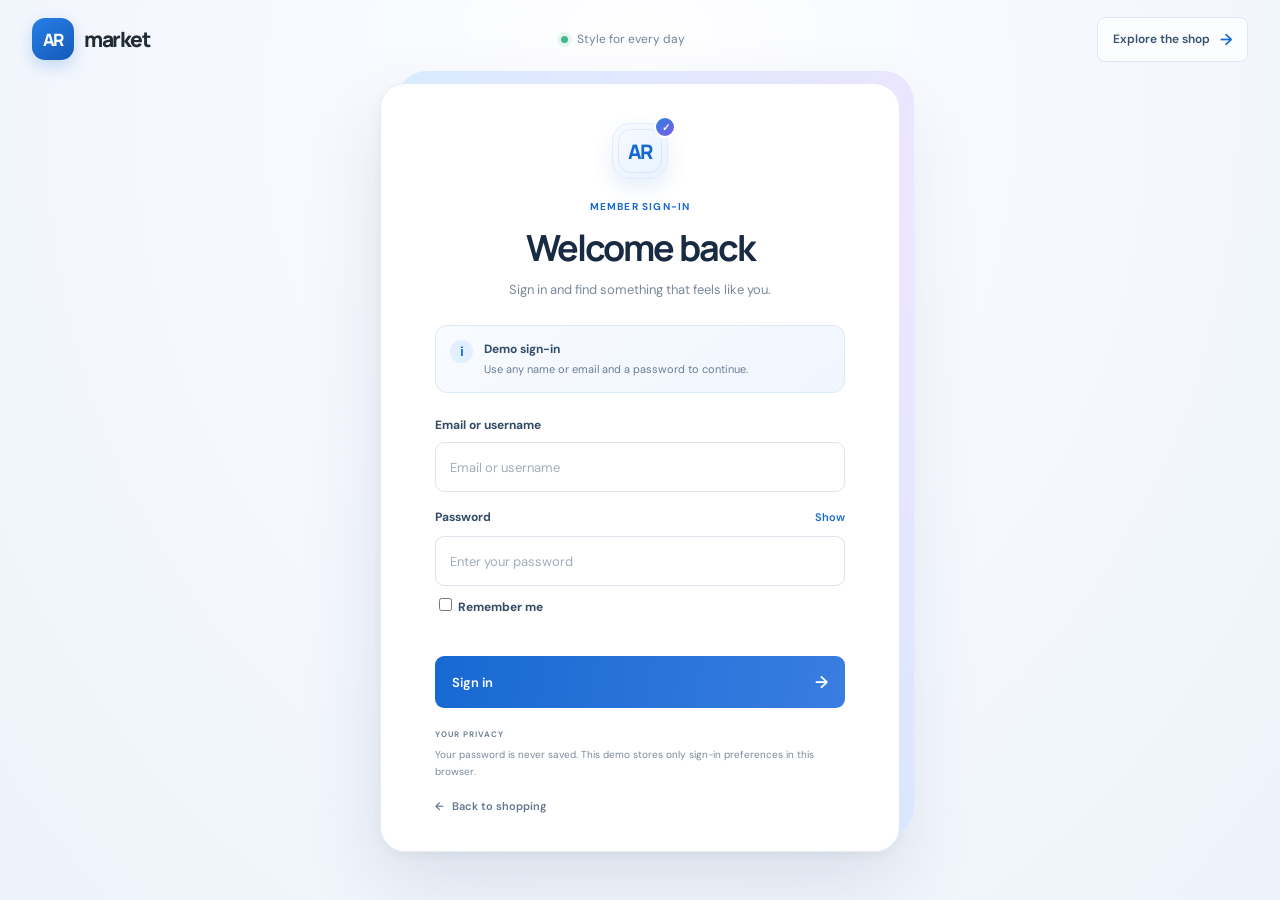
<file: index.html>
<!doctype html>
<html lang="en">
  <head>
    <meta charset="utf-8">
    <meta name="viewport" content="width=device-width, initial-scale=1">
    <meta name="theme-color" content="#090d18">
    <meta name="description" content="Shop shirts, trousers, watches, shoes, bags and everyday accessories at AR Market.">
    <title>AR Market — Style for every day</title>
    <script src="auth-guard.js"></script>
    <link rel="preconnect" href="https://images.unsplash.com">
    <link rel="stylesheet" href="styles.css">
    <script src="script.js" defer></script>
  </head>
  <body class="home-page">
    <div class="home-background" aria-hidden="true">
      <div class="home-ambient-light"></div>
      <div class="home-particles">
        <i></i><i></i><i></i><i></i><i></i><i></i><i></i><i></i><i></i>
      </div>
    </div>
    <div class="top-strip"><span>Style for every day</span><span>Easy finds · Thoughtful details · Your kind of look</span></div>
    <header class="site-header">
      <a class="brand" href="#home" aria-label="AR Market home"><span class="brand-mark">AR</span><span class="brand-label">market</span></a>
      <nav class="primary-navigation" aria-label="Main navigation">
        <a href="#home">Home</a>
        <a href="#shop">Shop</a>
        <a href="#categories">Categories</a>
      </nav>
      <form class="search-bar" id="search-form" role="search">
        <svg viewBox="0 0 24 24" aria-hidden="true"><circle cx="10.8" cy="10.8" r="6.8"></circle><path d="m16 16 4.5 4.5"></path></svg>
        <input id="global-search" type="search" placeholder="Search shirts, watches, bags and more" autocomplete="off" aria-label="Search products">
        <button type="submit">Search</button>
        <div class="suggestions" id="suggestions" hidden></div>
      </form>
      <div class="header-actions">
        <button class="wishlist-open" id="wishlist-open" type="button" aria-label="Show wishlist"><span class="header-icon" aria-hidden="true"><svg viewBox="0 0 24 24"><path d="M20.8 8.7c0 5.2-8.8 10.1-8.8 10.1S3.2 13.9 3.2 8.7A4.7 4.7 0 0 1 12 6.4a4.7 4.7 0 0 1 8.8 2.3Z"></path></svg></span><span>Wishlist</span><b id="wishlist-count">0</b></button>
        <a class="orders-button" href="orders.html" aria-label="View my orders">Orders</a>
        <button class="account-button" id="account-button" type="button">Sign in</button>
        <button class="cart-button" id="cart-open" type="button" aria-label="Open shopping cart"><span class="header-icon" aria-hidden="true"><svg viewBox="0 0 24 24"><path d="M3 4h2l2.1 11.1a2 2 0 0 0 2 1.6h8.2a2 2 0 0 0 1.9-1.4L21 8H6"></path><circle cx="10" cy="20" r="1"></circle><circle cx="18" cy="20" r="1"></circle></svg></span><span class="cart-button-label">Cart</span><b class="cart-count" aria-live="polite">0</b></button>
      </div>
    </header>

    <nav class="category-nav" aria-label="Shop departments">
      <div class="category-nav-inner">
        <span class="category-nav-label">Explore</span>
        <button class="nav-tab is-active" data-category="All" type="button">All styles</button>
        <button class="nav-tab" data-category="Shirts" type="button">Shirts & tops</button>
        <button class="nav-tab" data-category="Pants" type="button">Pants & jeans</button>
        <button class="nav-tab" data-category="Watches" type="button">Watches</button>
        <button class="nav-tab" data-category="Shoes" type="button">Shoes</button>
        <button class="nav-tab" data-category="Bags" type="button">Bags</button>
        <button class="nav-tab" data-category="Accessories" type="button">Accessories</button>
      </div>
    </nav>

    <main id="home">
      <section class="hero">
        <div class="hero-copy">
          <span class="hero-kicker">THE EVERYDAY STYLE EDIT</span>
          <h1>Where Everyday<br>Style Meets<br><em>Extraordinary.</em></h1>
          <p>Easy layers, dependable favourites and the little details that pull it all together.</p>
          <button class="primary-button" id="shop-now" type="button">Shop the collection <span>→</span></button>
          <a class="hero-secondary-link" href="#categories">Explore categories <span aria-hidden="true">↘</span></a>
          <div class="hero-perks"><span>✓ Clothing</span><span>✓ Watches</span><span>✓ Bags & accessories</span></div>
        </div>
        <div class="hero-art">
          <img src="assets/home-hero-couple.jpg" alt="A couple wearing neutral-toned outfits in a sunlit fashion studio">
          <div class="hero-note"><span>AR STYLE NOTES</span><strong>Elevate Your<br>Everyday.</strong><small>Pieces for your everyday.</small></div>
          <span class="hero-sticker" aria-hidden="true">MADE<br>TO MOVE</span>
        </div>
      </section>

      <section class="editorial-strip content-wrap" aria-label="Curated shopping edits">
        <button class="editorial-card editorial-card-main" data-category="Shirts" type="button">
          <span class="editorial-index">01</span>
          <span class="editorial-copy"><small>THE WEEKDAY EDIT</small><strong>Easy pieces,<br>serious style.</strong><em>Explore shirts <span>→</span></em></span>
        </button>
        <button class="editorial-card" data-category="Watches" type="button">
          <span class="editorial-index">02</span>
          <span class="editorial-copy"><small>ON THE CLOCK</small><strong>Time, dressed well.</strong><em>Shop watches <span>→</span></em></span>
          <img src="https://images.unsplash.com/photo-1524592094714-0f0654e20314?auto=format&fit=crop&w=700&q=82" alt="" aria-hidden="true" loading="lazy">
        </button>
        <button class="editorial-card" data-category="Accessories" type="button">
          <span class="editorial-index">03</span>
          <span class="editorial-copy"><small>THE FINISHING TOUCH</small><strong>Details change<br>everything.</strong><em>View accessories <span>→</span></em></span>
        </button>
      </section>

      <section class="content-wrap category-section" id="categories" aria-labelledby="category-title">
        <div class="category-section-heading"><div><span class="section-kicker">FIND YOUR NEXT FAVOURITE</span><h2 id="category-title">Shop by category<span>.</span></h2></div><a href="#shop">Browse everything <span aria-hidden="true">→</span></a></div>
        <div class="category-shortcuts">
          <button class="shortcut" data-category="Shirts" type="button"><span class="shortcut-copy"><span class="shortcut-icon icon-shirt">▤</span><strong>Shirts & tops</strong><small>Easy everyday layers</small><span class="shortcut-arrow" aria-hidden="true">↗</span></span><img class="shortcut-image" src="https://images.unsplash.com/photo-1521572163474-6864f9cf17ab?auto=format&fit=crop&w=500&q=80" alt="" aria-hidden="true" loading="lazy"></button>
          <button class="shortcut" data-category="Pants" type="button"><span class="shortcut-copy"><span class="shortcut-icon icon-pants">▥</span><strong>Pants & jeans</strong><small>Find your fit</small><span class="shortcut-arrow" aria-hidden="true">↗</span></span><img class="shortcut-image" src="https://images.unsplash.com/photo-1473966968600-fa801b869a1a?auto=format&fit=crop&w=500&q=80" alt="" aria-hidden="true" loading="lazy"></button>
          <button class="shortcut" data-category="Watches" type="button"><span class="shortcut-copy"><span class="shortcut-icon icon-watch">◷</span><strong>Watches</strong><small>Time, well spent</small><span class="shortcut-arrow" aria-hidden="true">↗</span></span><img class="shortcut-image" src="https://images.unsplash.com/photo-1523275335684-37898b6baf30?auto=format&fit=crop&w=500&q=80" alt="" aria-hidden="true" loading="lazy"></button>
          <button class="shortcut" data-category="Shoes" type="button"><span class="shortcut-copy"><span class="shortcut-icon icon-shoes">⌁</span><strong>Shoes</strong><small>Made for going places</small><span class="shortcut-arrow" aria-hidden="true">↗</span></span><img class="shortcut-image" src="https://images.unsplash.com/photo-1525966222134-fcfa99b8ae77?auto=format&fit=crop&w=500&q=80" alt="" aria-hidden="true" loading="lazy"></button>
          <button class="shortcut" data-category="Bags" type="button"><span class="shortcut-copy"><span class="shortcut-icon icon-bag">▱</span><strong>Bags</strong><small>Carry your day</small><span class="shortcut-arrow" aria-hidden="true">↗</span></span><img class="shortcut-image" src="https://images.unsplash.com/photo-1548036328-c9fa89d128fa?auto=format&fit=crop&w=500&q=80" alt="" aria-hidden="true" loading="lazy"></button>
          <button class="shortcut" data-category="Accessories" type="button"><span class="shortcut-copy"><span class="shortcut-icon icon-accessories">◇</span><strong>Accessories</strong><small>Little finishing touches</small><span class="shortcut-arrow" aria-hidden="true">↗</span></span><img class="shortcut-image" src="https://images.unsplash.com/photo-1511499767150-a48a237f0083?auto=format&fit=crop&w=500&q=80" alt="" aria-hidden="true" loading="lazy"></button>
        </div>
      </section>

      <section class="content-wrap product-section" id="shop">
        <div class="section-title">
          <div><span class="section-kicker">GOOD PICKS, RIGHT NOW</span><h2 id="listing-title">Shop the collection<span>.</span></h2><p class="section-subtitle" id="listing-subtitle">Clothing, watches and accessories chosen for everyday wear.</p></div>
          <span class="items-count" id="items-count"></span>
        </div>
        <div class="filter-row">
          <button class="mobile-filter-toggle" id="mobile-filter-toggle" type="button" aria-controls="filters" aria-expanded="false">Filter categories <span aria-hidden="true">⌄</span></button>
          <div class="filter-chips" id="filters">
            <button class="filter-chip is-selected" data-category="All" type="button">All products</button>
            <button class="filter-chip" data-category="Shirts" type="button">Shirts</button>
            <button class="filter-chip" data-category="Pants" type="button">Pants</button>
            <button class="filter-chip" data-category="Watches" type="button">Watches</button>
            <button class="filter-chip" data-category="Shoes" type="button">Shoes</button>
            <button class="filter-chip" data-category="Bags" type="button">Bags</button>
            <button class="filter-chip" data-category="Accessories" type="button">Accessories</button>
            <button class="filter-chip" data-category="Wishlist" type="button">♡ Wishlist</button>
          </div>
          <label class="sort-control">Sort by
            <select id="sort-products" aria-label="Sort products"><option value="popular">Most popular</option><option value="recommended">Recommended</option><option value="price-low">Price: low to high</option><option value="price-high">Price: high to low</option><option value="rating">Top rated</option><option value="discount">Best discount</option></select>
          </label>
        </div>
        <div class="product-grid" id="product-grid" aria-live="polite"></div>
        <div class="empty-state" id="empty-state" hidden>
          <span class="empty-state-mark" aria-hidden="true">⌕</span>
          <h3>No pieces found</h3>
          <p>Try a different search or explore the full collection.</p>
          <button class="empty-state-reset" id="empty-state-reset" type="button">View all products</button>
        </div>
      </section>

      <section class="style-banner content-wrap">
        <div><span class="section-kicker">THE LITTLE THINGS MAKE THE LOOK</span><h2>Finish it<br><em>your way.</em></h2><p>Watches, bags, belts and everyday extras—find the detail that feels like you.</p><button class="light-button" data-category="Accessories" type="button">Shop accessories <span>→</span></button></div>
        <img src="https://images.unsplash.com/photo-1490481651871-ab68de25d43d?auto=format&fit=crop&w=900&q=85" alt="Thoughtfully styled clothing and accessories">
        <span class="banner-label">A LITTLE MORE YOU</span>
      </section>
    </main>

    <section class="newsletter content-wrap"><div><span class="section-kicker">A NOTE FROM AR</span><h2>New finds, now and then.</h2><p>Fresh styles and a few good things worth knowing about.</p></div><form id="newsletter-form"><label class="sr-only" for="email">Your email address</label><input id="email" type="email" placeholder="Your email address" required><button type="submit">Join the list <span>→</span></button><p class="form-message" id="form-message" aria-live="polite"></p></form></section>

    <footer class="site-footer"><a class="brand" href="#home" aria-label="AR Market home"><span class="brand-mark">AR</span><span class="brand-label">market</span></a><p>Find your everyday style.</p><div class="footer-links"><a href="#home">About AR</a><a href="#shop">Shop</a><button type="button" data-notice="Customer support needs a connected backend.">Contact</button></div><small>© 2026 AR Market · Demo storefront</small></footer>

    <nav class="mobile-nav" aria-label="Quick navigation"><button data-category="All" type="button"><span>⌂</span>Shop</button><button data-category="Shirts" type="button"><span>▤</span>Clothing</button><button data-category="Watches" type="button"><span>◷</span>Watches</button><button data-category="Wishlist" type="button"><span>♡</span>Wishlist</button><button id="mobile-cart-open" type="button"><span>▱</span>Cart <b class="cart-count">0</b></button></nav>

    <div class="toast" id="toast" role="status" aria-live="polite"></div>
    <div class="backdrop" id="backdrop"></div>
    <aside class="cart-drawer" id="cart-drawer" role="dialog" aria-modal="true" aria-labelledby="cart-title" aria-hidden="true">
      <div class="drawer-header"><div><span class="section-kicker">YOUR AR PICKS</span><h2 id="cart-title">Shopping cart <span class="drawer-count">(0)</span></h2></div><button class="close-drawer" type="button" aria-label="Close cart">×</button></div>
      <div class="cart-content" id="cart-items"></div>
      <form class="coupon-form" id="coupon-form"><label for="coupon">Coupon code</label><div><input id="coupon" placeholder="Try ARSTYLE10" autocomplete="off"><button type="submit">Apply</button></div><small class="coupon-message" id="coupon-message" aria-live="polite">Demo offer: ARSTYLE10 · 10% off items</small></form>
      <div class="cart-footer"><div class="cart-total-line"><span>Subtotal</span><span id="cart-subtotal">₹0</span></div><div class="cart-total-line discount-line" id="discount-row" hidden><span>Coupon savings</span><span id="cart-discount">−₹0</span></div><div class="cart-total-line"><span>Delivery</span><span class="free-delivery">Free</span></div><div class="cart-total-line grand-total"><strong>Total</strong><strong id="cart-total">₹0</strong></div><p class="checkout-note">Demo checkout only. No payment will be collected.</p><button class="checkout-button" id="checkout-button" type="button">Continue to checkout <span>→</span></button></div>
    </aside>

    <dialog class="checkout-dialog" id="checkout-dialog" aria-labelledby="checkout-title">
      <div class="checkout-header">
        <div><span class="section-kicker">AR MARKET · DEMO CHECKOUT</span><h2 id="checkout-title">Checkout</h2></div>
        <button class="close-drawer" id="checkout-close" type="button" aria-label="Close checkout">×</button>
      </div>
      <ol class="checkout-progress" aria-label="Checkout progress">
        <li data-progress-step="details" aria-current="step"><span>01</span>Delivery</li>
        <li data-progress-step="payment"><span>02</span>Payment</li>
        <li data-progress-step="review"><span>03</span>Review</li>
        <li data-progress-step="complete"><span>04</span>Complete</li>
      </ol>
      <section class="checkout-step" data-checkout-step="details" aria-labelledby="delivery-title">
        <h3 id="delivery-title">Where should we deliver?</h3>
        <p class="checkout-step-note">Add your delivery details to continue.</p>
        <form class="checkout-address-form" id="checkout-address-form">
          <label>Full name<input name="name" autocomplete="name" required maxlength="100"></label>
          <div class="checkout-field-row">
            <label>Email address<input name="email" type="email" autocomplete="email" required maxlength="254"></label>
            <label>Phone number<input name="phone" type="tel" autocomplete="tel" minlength="7" maxlength="20" title="Enter a phone number between 7 and 20 characters." required></label>
          </div>
          <label>Street address<input name="street" autocomplete="street-address" required maxlength="160"></label>
          <div class="checkout-field-row checkout-location-row">
            <label>City<input name="city" autocomplete="address-level2" required maxlength="80"></label>
            <label>State<input name="region" autocomplete="address-level1" required maxlength="80"></label>
            <label>PIN code<input name="postal" autocomplete="postal-code" inputmode="numeric" pattern="[0-9]{6}" title="Enter a 6-digit PIN code." required></label>
          </div>
          <button class="checkout-button checkout-next" type="submit">Continue to payment <span>→</span></button>
        </form>
      </section>
      <section class="checkout-step" data-checkout-step="payment" aria-labelledby="payment-title" hidden>
        <h3 id="payment-title">Choose how to pay</h3>
        <p class="checkout-step-note">Select cash on delivery or an online payment method.</p>
        <form class="checkout-address-form" id="checkout-payment-form">
          <fieldset class="payment-choice-group">
            <legend>How would you like to pay?</legend>
            <p class="payment-choice-hint">Choose cash on delivery or pay online.</p>
            <div class="payment-choice-options">
              <label class="payment-choice">
                <input type="radio" name="payment-mode" value="cod" required>
                <span><strong>Cash on delivery</strong><small>Pay when your order arrives</small></span>
              </label>
              <label class="payment-choice">
                <input type="radio" name="payment-mode" value="online" required>
                <span><strong>Online payment</strong><small>Choose UPI or credit card</small></span>
              </label>
            </div>
          </fieldset>
          <fieldset class="payment-choice-group online-payment-options" id="online-payment-options" hidden>
            <legend>Select online method</legend>
            <div class="payment-choice-options">
              <label class="payment-choice">
                <input type="radio" name="online-payment" value="upi">
                <span><strong>UPI</strong><small>Google Pay, PhonePe, BHIM, or another UPI app</small></span>
              </label>
              <label class="payment-choice">
                <input type="radio" name="online-payment" value="card">
                <span><strong>Credit card</strong><small>Visa, Mastercard, or another supported card</small></span>
              </label>
            </div>
            <p class="payment-security-note" id="payment-security-note" role="status">This demo does not process payments. Never enter card numbers, CVV, PINs, passwords, or bank credentials here. A secure payment-provider checkout must be connected to accept payment.</p>
          </fieldset>
          <p class="payment-validation-message" id="payment-validation-message" role="alert" hidden></p>
          <div class="checkout-actions">
            <button class="checkout-back" id="payment-back" type="button">← Edit delivery</button>
            <button class="checkout-button checkout-next" type="submit">Review your order <span>→</span></button>
          </div>
        </form>
      </section>
      <section class="checkout-step" data-checkout-step="review" aria-labelledby="review-title" hidden>
        <h3 id="review-title">Review your order</h3>
        <p class="checkout-step-note">Check your items and delivery details before placing this demo order.</p>
        <div id="checkout-review"></div>
        <p class="checkout-demo-note">Demo only: placing this order does not process a payment or create a real shipment.</p>
        <p class="checkout-order-error" id="checkout-order-error" role="alert" hidden></p>
        <div class="checkout-actions">
          <button class="checkout-back" id="checkout-back" type="button">← Edit payment</button>
          <button class="checkout-button checkout-place" id="checkout-place" type="button">Place demo order <span>→</span></button>
        </div>
      </section>
      <section class="checkout-step checkout-complete" data-checkout-step="complete" aria-labelledby="complete-title" hidden>
        <span class="checkout-complete-mark" aria-hidden="true">✓</span>
        <span class="section-kicker">DEMO ORDER CONFIRMED</span>
        <h3 id="complete-title">Your order is placed!</h3>
        <p id="checkout-confirmation"></p>
        <p class="checkout-demo-note">This confirmation is for the storefront demo. No payment was collected and no real order was sent.</p>
        <a class="checkout-orders-link" href="orders.html">View my orders <span>→</span></a>
        <button class="checkout-button checkout-done" id="checkout-done" type="button">Back to shopping <span>→</span></button>
      </section>
    </dialog>

  </body>
</html>
</file>
<file: styles.css>
@import url('https://fonts.googleapis.com/css2?family=DM+Sans:wght@400;500;600;700&family=Manrope:wght@400;500;600;700;800&display=swap');

:root {
  --blue: #1769d2;
  --blue-dark: #1255ae;
  --blue-pale: #edf3f4;
  --ink: #202b34;
  --muted: #748078;
  --paper: #f6f4ee;
  --line: #e7e4dc;
  --green: #23805c;
  --sans: 'DM Sans', Arial, sans-serif;
  --display: 'Manrope', Arial, sans-serif;
}

* { box-sizing: border-box; }
html { scroll-behavior: smooth; scroll-padding-top: 130px; }
body { margin: 0; padding-bottom: 0; background: var(--paper); color: var(--ink); font-family: var(--sans); font-size: 15px; -webkit-font-smoothing: antialiased; }
body.has-open-dialog { overflow: hidden; }
button, input, select { font: inherit; }
button, a { -webkit-tap-highlight-color: transparent; }
button { color: inherit; }
a { color: inherit; text-decoration: none; }
img { display: block; width: 100%; }
button:focus-visible,
a:focus-visible,
input:focus-visible,
select:focus-visible {
  outline: 3px solid rgb(23 105 210 / 28%);
  outline-offset: 3px;
}
.sr-only { position: absolute; width: 1px; height: 1px; padding: 0; margin: -1px; overflow: hidden; clip: rect(0,0,0,0); white-space: nowrap; border: 0; }
.content-wrap { width: min(1190px, calc(100% - 64px)); margin-right: auto; margin-left: auto; }

.top-strip { min-height: 31px; display: flex; justify-content: space-between; align-items: center; padding: 5px max(calc((100vw - 1190px) / 2), 32px); background: #e8eee9; color: #4e6861; font-size: 11px; }
.site-header { position: sticky; z-index: 20; top: 0; display: flex; min-height: 76px; align-items: center; gap: 29px; padding: 12px max(calc((100vw - 1190px) / 2), 32px); background: #fffefa; box-shadow: 0 2px 12px rgb(44 52 47 / 7%); }
.brand { display: flex; flex: 0 0 140px; align-items: center; gap: 8px; }
.brand-mark { display: grid; width: 39px; height: 39px; place-items: center; border-radius: 12px; background: var(--blue); color: white; font-family: var(--display); font-size: 17px; font-weight: 800; letter-spacing: -.08em; }
.brand-label { color: var(--ink); font-family: var(--display); font-size: 19px; font-weight: 800; letter-spacing: -.07em; }
.search-bar { position: relative; display: flex; flex: 1; height: 43px; align-items: center; gap: 11px; padding-left: 13px; border: 1px solid #e4e8e2; border-radius: 7px; background: #f6f7f3; }
.search-bar > svg { width: 18px; height: 18px; flex: none; fill: none; stroke: #72839a; stroke-width: 1.7; stroke-linecap: round; }
.search-bar input { width: 100%; height: 100%; min-width: 0; border: 0; outline: 0; background: transparent; color: var(--ink); font-size: 13px; }
.search-bar input::placeholder { color: #8693a4; }
.search-bar > button { height: 100%; flex: none; padding: 0 17px; border: 0; border-radius: 0 6px 6px 0; background: var(--blue); color: white; cursor: pointer; font-size: 12px; font-weight: 600; }
.suggestions { position: absolute; z-index: 30; top: calc(100% + 5px); right: 0; left: 0; overflow: hidden; border: 1px solid var(--line); border-radius: 7px; background: white; box-shadow: 0 8px 25px rgb(24 43 67 / 12%); }
.suggestions[hidden] { display: none; }
.suggestions button { display: flex; width: 100%; align-items: center; justify-content: space-between; gap: 12px; padding: 11px 14px; border: 0; border-bottom: 1px solid #f0f3f7; background: white; cursor: pointer; text-align: left; }
.suggestions button:hover { background: #f5f8fc; }
.suggestions button span { font-size: 10px; font-weight: 600; }
.suggestions button small, .suggestions > p { color: var(--muted); font-size: 9px; }
.suggestions > p { padding: 4px 13px; }
.header-actions { display: flex; align-items: center; gap: 16px; }
.wishlist-open, .cart-button { display: flex; align-items: center; gap: 6px; border: 0; background: transparent; cursor: pointer; white-space: nowrap; font-size: 11px; font-weight: 600; }
.wishlist-open { color: #66778a; font-size: 17px; }
.wishlist-open span { font-size: 11px; }
.wishlist-open b { color: #d34b60; font-size: 9px; }
.account-button { padding: 9px 14px; border: 0; border-radius: 5px; background: var(--blue); color: white; cursor: pointer; font-size: 11px; font-weight: 600; }
.account-button:hover { background: var(--blue-dark); }
.orders-button { padding: 8px 10px; border: 1px solid #dfe7f1; border-radius: 5px; color: #536981; font-size: 11px; font-weight: 600; white-space: nowrap; }
.orders-button:hover { border-color: #b8d2f2; color: var(--blue); }
.cart-button > span:first-child { color: var(--blue); font-size: 21px; }
.cart-count { display: grid; width: 19px; height: 19px; place-items: center; border-radius: 50%; background: #fff0d9; color: #93540e; font-size: 9px; }
.category-nav { position: sticky; z-index: 19; top: 76px; background: #fffefa; border-top: 1px solid #eeece5; box-shadow: 0 3px 8px rgb(44 52 47 / 4%); }
.category-nav-inner { display: flex; width: min(1190px, calc(100% - 64px)); min-height: 48px; align-items: stretch; justify-content: space-between; gap: 24px; margin: auto; }
.nav-tab { position: relative; display: flex; align-items: center; padding: 0; border: 0; background: transparent; color: #69788a; cursor: pointer; font-size: 11px; font-weight: 600; white-space: nowrap; }
.nav-tab.is-active { color: var(--blue); }
.nav-tab.is-active::after { position: absolute; right: 0; bottom: 0; left: 0; height: 2px; background: var(--blue); content: ""; }

.hero { display: grid; width: min(1190px, calc(100% - 64px)); min-height: 400px; grid-template-columns: 1fr 1.02fr; align-items: center; margin: 25px auto 0; overflow: hidden; border-radius: 12px; background: linear-gradient(115deg, #e7eee8 0%, #edf1ec 62%, #f0ece3 100%); }
.hero-copy { position: relative; z-index: 1; padding: 42px 0 42px 9%; }
.hero-kicker, .section-kicker { color: var(--blue); font-size: 11px; font-weight: 700; letter-spacing: .12em; }
.hero-copy h1 { margin: 14px 0 12px; font-family: var(--display); font-size: clamp(38px, 4.4vw, 58px); font-weight: 700; line-height: 1.05; letter-spacing: -.06em; }
.hero-copy h1 em { color: var(--blue); font-style: normal; }
.hero-copy > p { max-width: 380px; margin: 0; color: #65768a; font-size: 14px; line-height: 1.8; }
.primary-button { display: inline-flex; min-height: 43px; align-items: center; justify-content: center; gap: 19px; padding: 0 17px; border: 0; border-radius: 5px; background: var(--blue); color: white; cursor: pointer; font-size: 12px; font-weight: 600; transition: background .2s, transform .2s; }
.primary-button:hover { transform: translateY(-1px); background: var(--blue-dark); }
.hero-copy > .primary-button { margin-top: 23px; }
.hero-perks { display: flex; flex-wrap: wrap; gap: 13px; margin-top: 25px; color: #61758b; font-size: 11px; }
.hero-art { position: relative; height: 100%; min-height: 400px; }
.hero-art > img { position: absolute; inset: 0; height: 100%; object-fit: cover; object-position: center; }
.hero-art::after { position: absolute; inset: 0; content: ""; background: linear-gradient(90deg, #e7eee8 0%, rgb(231 238 232 / 24%) 24%, transparent 58%); }
.hero-note { position: absolute; z-index: 1; right: 7%; bottom: 8%; display: flex; width: 195px; flex-direction: column; gap: 7px; padding: 15px 17px; border: 1px solid rgb(255 255 255 / 70%); border-radius: 8px; background: rgb(255 255 255 / 94%); box-shadow: 0 9px 28px rgb(24 43 67 / 12%); }
.hero-note span { color: var(--blue); font-size: 9px; font-weight: 700; letter-spacing: .12em; }
.hero-note strong { font-family: var(--display); font-size: 16px; line-height: 1.35; }
.hero-note small { color: var(--muted); font-size: 10px; }
.hero-sticker { position: absolute; z-index: 1; top: 13%; right: 10%; display: grid; width: 72px; height: 72px; place-items: center; border: 1px solid rgb(255 255 255 / 80%); border-radius: 50%; background: #f9f0d7; color: #826731; font-size: 9px; font-weight: 700; line-height: 1.45; text-align: center; transform: rotate(9deg); }

.category-shortcuts { display: grid; grid-template-columns: repeat(6, minmax(0, 1fr)); gap: 12px; padding-top: 22px; }
.shortcut { position: relative; display: flex; min-height: 133px; flex-direction: column; align-items: flex-start; justify-content: center; padding: 15px; overflow: hidden; border: 1px solid #ebeff5; border-radius: 8px; background: white; cursor: pointer; text-align: left; transition: transform .2s, box-shadow .2s; }
.shortcut:hover { transform: translateY(-3px); box-shadow: 0 8px 20px rgb(24 59 99 / 9%); }
.shortcut-copy { position: relative; z-index: 2; display: flex; max-width: 76%; flex-direction: column; align-items: flex-start; }
.shortcut-image { position: absolute; z-index: 0; top: 0; right: 0; width: 58%; height: 100%; object-fit: cover; opacity: .8; transition: transform .3s, opacity .3s; }
.shortcut-icon { display: grid; width: 37px; height: 37px; place-items: center; margin-bottom: 12px; border-radius: 11px; font-size: 20px; }
.icon-shirt { background: #e9f2ff; color: #3878ce; }
.icon-pants { background: #f0ecff; color: #7862bb; }
.icon-watch { background: #fff4dc; color: #b18425; }
.icon-shoes { background: #e9f7ee; color: #38835a; }
.icon-bag { background: #fff0f3; color: #c65e78; }
.icon-accessories { background: #f0f3f6; color: #596c7f; }
.shortcut strong { font-size: 12px; font-weight: 600; }
.shortcut small { margin-top: 5px; color: #8995a4; font-size: 10px; }

.product-section { padding-top: 62px; }
.section-title { display: flex; align-items: flex-end; justify-content: space-between; gap: 18px; margin-bottom: 19px; }
.section-title h2, .newsletter h2 { margin: 6px 0 0; font-family: var(--display); font-size: clamp(24px, 3vw, 33px); font-weight: 700; letter-spacing: -.045em; }
.section-title h2 span { color: var(--blue); }
.section-subtitle { margin: 7px 0 0; color: #8290a0; font-size: 12px; }
.items-count { padding-bottom: 4px; color: #8290a0; font-size: 11px; }
.filter-row { display: flex; min-height: 45px; align-items: center; justify-content: space-between; gap: 14px; margin-bottom: 17px; border-bottom: 1px solid var(--line); }
.filter-chips { display: flex; align-items: center; gap: 8px; overflow-x: auto; }
.filter-chip { padding: 8px 13px; border: 1px solid #e5eaf1; border-radius: 4px; background: white; color: #657388; cursor: pointer; font-size: 11px; white-space: nowrap; }
.filter-chip.is-selected, .filter-chip:hover { border-color: #cadef7; background: #ecf4ff; color: var(--blue); }
.sort-control { display: flex; align-items: center; gap: 6px; color: #788597; font-size: 11px; white-space: nowrap; }
.sort-control select { padding: 7px 18px 7px 7px; border: 0; outline: 0; background: transparent; color: var(--ink); cursor: pointer; font-size: 11px; }
.product-grid { display: grid; grid-template-columns: repeat(4, minmax(0, 1fr)); gap: 18px; }
.product-card { min-width: 0; overflow: hidden; border: 1px solid #e8edf3; border-radius: 14px; background: white; transition: transform .2s, box-shadow .2s; }
.product-card:hover { transform: translateY(-3px); box-shadow: 0 8px 23px rgb(23 53 89 / 9%); }
.product-image { position: relative; aspect-ratio: 4 / 3; margin: 8px; overflow: hidden; border-radius: 16px; background: #f0f3f7; }
.product-image img { height: 100%; object-fit: cover; transition: transform .35s ease; }
.product-card:hover .product-image img { transform: scale(1.035); }
.product-badge { position: absolute; top: 9px; left: 9px; padding: 7px 9px; border-radius: 4px; background: #fff2de; color: #9c621a; font-size: 11px; font-weight: 700; }
.favorite-button { position: absolute; top: 8px; right: 8px; display: grid; width: 32px; height: 32px; place-items: center; border: 0; border-radius: 50%; background: rgb(255 255 255 / 95%); color: #8190a0; cursor: pointer; font-size: 19px; }
.favorite-button.is-favorite { color: #e24e63; }
.product-info { padding: 14px 14px 15px; }
.product-title-row { display: flex; align-items: flex-start; justify-content: space-between; gap: 7px; }
.product-name { display: -webkit-box; overflow: hidden; margin: 0; font-size: 14px; font-weight: 600; line-height: 1.45; -webkit-box-orient: vertical; -webkit-line-clamp: 2; }
.product-rating { flex: none; padding: 4px 6px; border-radius: 3px; background: #eaf6ef; color: #237b54; font-size: 11px; font-weight: 700; }
.rating-star { margin-left: 2px; }
.product-desc { display: -webkit-box; overflow: hidden; min-height: 36px; margin: 6px 0 10px; color: #718092; font-size: 12px; line-height: 1.5; -webkit-box-orient: vertical; -webkit-line-clamp: 2; }
.price-line { display: flex; align-items: baseline; gap: 6px; }
.price-current { font-size: 16px; font-weight: 700; }
.price-original { color: #7d8996; font-size: 11px; text-decoration: line-through; }
.price-off { color: #207d52; font-size: 11px; font-weight: 600; }
.product-meta { margin-top: 5px; color: #718092; font-size: 11px; }
.product-options { margin-top: 7px; color: #62758a; font-size: 11px; }
.product-card-actions { display: flex; gap: 6px; margin-top: 10px; }
.add-button, .detail-button { min-height: 38px; border-radius: 4px; cursor: pointer; font-size: 12px; font-weight: 600; }
.add-button { flex: 1; border: 1px solid var(--blue); background: var(--blue); color: white; }
.add-button:hover { background: var(--blue-dark); }
.detail-button { width: 34px; border: 1px solid #dfe7f1; background: white; color: var(--blue); }
.empty-state { padding: 42px 12px; color: var(--muted); text-align: center; font-size: 12px; }

.style-banner { position: relative; display: grid; min-height: 300px; grid-template-columns: 1fr .8fr; align-items: center; gap: 25px; margin-top: 68px; padding: 34px 5%; overflow: hidden; border-radius: 10px; background: linear-gradient(120deg, #ede9df 0%, #f1efe8 58%, #e9eee8 100%); }
.style-banner h2 { margin: 9px 0; font-family: var(--display); font-size: 37px; letter-spacing: -.05em; line-height: 1.13; }
.style-banner h2 em { color: var(--blue); font-style: normal; }
.style-banner p { max-width: 370px; color: #6b7b90; font-size: 12px; line-height: 1.7; }
.style-banner img { height: 225px; border-radius: 7px; object-fit: cover; }
.light-button { display: inline-flex; min-height: 41px; align-items: center; gap: 12px; margin-top: 6px; padding: 0 14px; border: 1px solid #cbdcf1; border-radius: 5px; background: white; color: var(--blue); cursor: pointer; font-size: 11px; font-weight: 600; }
.banner-label { position: absolute; right: 37%; bottom: 22px; color: #557598; font-size: 9px; font-weight: 700; letter-spacing: .15em; }

.newsletter { display: flex; min-height: 154px; align-items: center; justify-content: space-between; gap: 28px; margin-top: 60px; padding-top: 29px; padding-bottom: 31px; border-top: 1px solid var(--line); }
.newsletter h2 { font-size: 23px; }
.newsletter > div > p { margin: 6px 0 0; color: #8591a0; font-size: 11px; }
.newsletter form { position: relative; display: flex; width: min(390px, 42%); height: 40px; border: 1px solid #e0e7f0; border-radius: 5px; background: white; }
.newsletter input { flex: 1; min-width: 0; padding: 0 11px; border: 0; outline: 0; border-radius: inherit; font-size: 11px; }
.newsletter form button { padding: 0 13px; border: 0; border-radius: 0 4px 4px 0; background: var(--blue); color: white; cursor: pointer; font-size: 11px; font-weight: 600; white-space: nowrap; }
.newsletter form button span { margin-left: 7px; }
.form-message { position: absolute; top: 100%; margin: 5px 0 0; color: var(--green); font-size: 8px; }
.site-footer { display: grid; min-height: 91px; grid-template-columns: 1fr 1.2fr 1.5fr auto; align-items: center; gap: 20px; padding: 18px max(calc((100vw - 1190px) / 2), 32px); border-top: 1px solid var(--line); background: #fffefa; }
.site-footer .brand { flex-basis: auto; }
.site-footer .brand-mark { width: 31px; height: 31px; font-size: 14px; }
.site-footer .brand-label { font-size: 16px; }
.site-footer > p { margin: 0; color: #8793a0; font-size: 11px; }
.footer-links { display: flex; align-items: center; justify-content: center; gap: 17px; }
.footer-links a, .footer-links button { padding: 0; border: 0; background: transparent; color: #6c7b8d; cursor: pointer; font-size: 11px; }
.site-footer > small { color: #8995a3; font-size: 10px; white-space: nowrap; }

.toast { position: fixed; z-index: 60; right: 22px; bottom: 22px; max-width: min(370px, calc(100% - 32px)); padding: 12px 16px; border-radius: 5px; background: #233346; box-shadow: 0 6px 20px rgb(0 0 0 / 17%); color: white; font-size: 10px; opacity: 0; pointer-events: none; transform: translateY(8px); transition: opacity .2s, transform .2s; }
.toast.is-visible { opacity: 1; transform: translateY(0); }
.backdrop { position: fixed; z-index: 40; inset: 0; background: rgb(15 29 46 / 42%); opacity: 0; visibility: hidden; transition: opacity .22s, visibility .22s; }
.backdrop.is-open { opacity: 1; visibility: visible; }
.cart-drawer { position: fixed; z-index: 41; top: 0; right: 0; bottom: 0; display: flex; width: min(440px, 100%); flex-direction: column; padding: 25px; background: white; box-shadow: -8px 0 30px rgb(13 33 58 / 12%); transform: translateX(102%); transition: transform .27s ease; }
.cart-drawer.is-open { transform: translateX(0); }
.drawer-header { display: flex; align-items: flex-start; justify-content: space-between; padding-bottom: 17px; border-bottom: 1px solid var(--line); }
.drawer-header h2 { margin: 5px 0 0; font-family: var(--display); font-size: 25px; letter-spacing: -.04em; }
.drawer-count { color: var(--muted); font-family: var(--sans); font-size: 12px; font-weight: 500; }
.close-drawer { display: grid; width: 31px; height: 31px; place-items: center; border: 0; border-radius: 50%; background: #f2f5f9; color: #6d7b8b; cursor: pointer; font-size: 23px; line-height: 1; }
.cart-content { flex: 1; overflow: auto; }
.cart-empty { padding: 34px 6px; color: #748294; font-size: 11px; line-height: 1.7; text-align: center; }
.cart-item { display: grid; grid-template-columns: 65px 1fr auto; gap: 12px; padding: 14px 0; border-bottom: 1px solid var(--line); }
.cart-item > img { width: 65px; height: 74px; border-radius: 4px; background: #f1f3f6; object-fit: cover; }
.cart-item-name { margin: 3px 0 6px; font-size: 10px; font-weight: 600; }
.cart-item-price { color: #748294; font-size: 9px; }
.quantity-control { display: flex; align-items: center; gap: 10px; margin-top: 9px; }
.quantity-control button { width: 20px; height: 20px; border: 1px solid #e1e6ed; border-radius: 3px; background: white; cursor: pointer; font-size: 11px; }
.quantity-control span { font-size: 9px; }
.remove-item { align-self: start; padding: 3px 0; border: 0; background: transparent; color: #8a96a4; cursor: pointer; font-size: 8px; }
.cart-item-total { grid-column: 2 / 4; color: #687a8e; font-size: 8px; }
.coupon-form { padding: 14px 0; border-top: 1px solid var(--line); }
.coupon-form label { display: block; margin-bottom: 7px; font-size: 9px; font-weight: 600; }
.coupon-form > div { display: flex; height: 35px; }
.coupon-form input { flex: 1; min-width: 0; padding: 0 9px; border: 1px solid #dfe6ef; border-right: 0; border-radius: 4px 0 0 4px; outline: 0; font-size: 9px; text-transform: uppercase; }
.coupon-form button { padding: 0 13px; border: 1px solid var(--blue); border-radius: 0 4px 4px 0; background: #eef5ff; color: var(--blue); cursor: pointer; font-size: 9px; font-weight: 600; }
.coupon-message { display: block; min-height: 12px; margin-top: 5px; color: #8794a2; font-size: 8px; }
.cart-footer { padding-top: 12px; border-top: 1px solid var(--line); }
.cart-total-line { display: flex; justify-content: space-between; padding: 5px 0; color: #647488; font-size: 9px; }
.discount-line { color: var(--green); }
.grand-total { margin-top: 4px; padding: 10px 0 0; border-top: 1px solid #e7ecf2; color: var(--ink); font-size: 12px; }
.checkout-note { margin: 10px 0 12px; color: #8793a1; font-size: 8px; line-height: 1.55; }
.checkout-button { display: flex; width: 100%; min-height: 42px; align-items: center; justify-content: space-between; padding: 0 14px; border: 0; border-radius: 4px; background: var(--blue); color: white; cursor: pointer; font-size: 10px; font-weight: 600; }
.checkout-button:disabled { background: #b4c1cf; cursor: not-allowed; }
.checkout-dialog { width: min(680px, calc(100% - 32px)); max-height: calc(100% - 32px); padding: 0; overflow: auto; border: 1px solid #e3e8ef; border-radius: 16px; background: #fffefa; color: var(--ink); box-shadow: 0 22px 70px rgb(13 33 58 / 22%); }
.checkout-dialog::backdrop { background: rgb(15 29 46 / 54%); backdrop-filter: blur(3px); }
.checkout-header { display: flex; align-items: flex-start; justify-content: space-between; padding: 23px 27px 17px; border-bottom: 1px solid var(--line); }
.checkout-header h2 { margin: 6px 0 0; font-family: var(--display); font-size: 24px; letter-spacing: -.04em; }
.checkout-progress { display: flex; justify-content: space-between; gap: 12px; margin: 0; padding: 17px 27px; border-bottom: 1px solid var(--line); list-style: none; }
.checkout-progress li { display: flex; align-items: center; gap: 8px; color: #8894a1; font-size: 11px; font-weight: 600; }
.checkout-progress li > span { display: grid; width: 24px; height: 24px; place-items: center; border: 1px solid #dfe5ec; border-radius: 50%; background: white; font-size: 10px; }
.checkout-progress li[aria-current="step"] { color: var(--blue); }
.checkout-progress li[aria-current="step"] > span, .checkout-progress li.is-complete > span { border-color: var(--blue); background: var(--blue); color: white; }
.checkout-step { padding: 23px 27px 27px; }
.checkout-step[hidden] { display: none; }
.checkout-step > h3 { margin: 0; font-family: var(--display); font-size: 19px; letter-spacing: -.03em; }
.checkout-step-note { margin: 6px 0 19px; color: #718092; font-size: 11px; line-height: 1.6; }
.checkout-address-form { display: grid; gap: 13px; }
.checkout-address-form label { display: grid; gap: 6px; color: #475b70; font-size: 10px; font-weight: 600; }
.checkout-address-form input { width: 100%; min-height: 41px; padding: 0 11px; border: 1px solid #dfe6ee; border-radius: 6px; outline: none; background: white; color: var(--ink); font-size: 12px; }
.checkout-address-form input:focus { border-color: #86b5ee; box-shadow: 0 0 0 3px rgb(23 105 210 / 10%); }
.payment-choice-group {
  min-width: 0;
  margin: 3px 0 0;
  padding: 14px;
  border: 1px solid #dfe6ee;
  border-radius: 9px;
  background: #fff;
}
.payment-choice-group legend { padding: 0 5px; color: #34495e; font-size: 12px; font-weight: 700; }
.payment-choice-hint { margin: 0 0 10px; color: #718092; font-size: 10px; }
.payment-choice-options { display: grid; grid-template-columns: repeat(2, minmax(0, 1fr)); gap: 9px; }
.checkout-address-form .payment-choice {
  display: flex;
  min-height: 59px;
  flex-direction: row;
  align-items: flex-start;
  gap: 9px;
  padding: 11px;
  border: 1px solid #e1e6e9;
  border-radius: 7px;
  background: #fffefa;
  cursor: pointer;
}
.payment-choice:has(input:checked) { border-color: var(--blue); background: #f2f7ff; }
.payment-choice input { width: 16px; min-height: 16px; flex: none; margin: 2px 0 0; padding: 0; border: 0; accent-color: var(--blue); }
.payment-choice span { display: grid; gap: 4px; }
.payment-choice strong { color: #34495e; font-size: 11px; }
.payment-choice small { color: #718092; font-size: 9px; font-weight: 400; line-height: 1.45; }
.online-payment-options[hidden] { display: none; }
.payment-security-note {
  margin: 12px 0 0;
  padding: 10px 11px;
  border: 1px solid #e7dfc9;
  border-radius: 6px;
  background: #fbf7eb;
  color: #665a3e;
  font-size: 10px;
  line-height: 1.55;
}
.payment-validation-message { margin: 0; color: #b13e45; font-size: 11px; line-height: 1.5; }
.payment-validation-message[hidden] { display: none; }
.checkout-field-row { display: grid; grid-template-columns: repeat(2, minmax(0, 1fr)); gap: 13px; }
.checkout-location-row { grid-template-columns: 1fr 1fr .65fr; }
.checkout-next { margin-top: 5px; }
.checkout-review-block { padding: 14px 0; border-bottom: 1px solid var(--line); }
.checkout-review-block h4 { margin: 0 0 8px; color: #536981; font-size: 10px; text-transform: uppercase; letter-spacing: .08em; }
.checkout-review-block p { margin: 0; color: #65768a; font-size: 11px; line-height: 1.7; overflow-wrap: anywhere; }
.checkout-review-items { display: grid; gap: 9px; margin: 0; padding: 0; list-style: none; }
.checkout-review-items li, .checkout-review-totals > div { display: flex; align-items: flex-start; justify-content: space-between; gap: 12px; color: #65768a; font-size: 11px; }
.checkout-review-items li > span { display: grid; gap: 3px; }
.checkout-review-items small { color: #8995a2; font-size: 9px; }
.checkout-review-items strong { color: var(--ink); font-size: 11px; white-space: nowrap; }
.checkout-review-totals { display: grid; gap: 9px; padding-top: 14px; }
.checkout-review-totals .checkout-review-discount { color: var(--green); }
.checkout-review-totals .checkout-review-grand-total { padding-top: 11px; border-top: 1px solid var(--line); color: var(--ink); font-size: 13px; }
.checkout-review-totals .checkout-payment-summary { padding-top: 8px; border-top: 1px solid var(--line); }
.checkout-payment-summary strong { color: #34495e; }
.checkout-payment-summary span { color: #65768a; text-align: right; }
.checkout-review-totals > p { margin: 0; color: #8793a1; font-size: 9px; }
.checkout-demo-note { margin: 15px 0; padding: 11px 12px; border: 1px solid #e6eaf0; border-radius: 7px; background: #f5f7fa; color: #68798c; font-size: 10px; line-height: 1.6; }
.checkout-actions { display: flex; align-items: center; justify-content: space-between; gap: 12px; margin-top: 18px; }
.checkout-back { padding: 11px 0; border: 0; background: transparent; color: #62758a; cursor: pointer; font-size: 10px; font-weight: 600; }
.checkout-place { width: min(230px, 60%); }
.checkout-order-error { margin: 12px 0 0; color: #b13e45; font-size: 10px; line-height: 1.5; }
.checkout-order-error[hidden] { display: none; }
.checkout-complete { padding-top: 35px; text-align: center; }
.checkout-complete-mark { display: grid; width: 58px; height: 58px; place-items: center; margin: 0 auto 17px; border-radius: 50%; background: #e8f6ee; color: var(--green); font-size: 28px; }
.checkout-complete h3 { margin-top: 9px; font-size: 24px; }
.checkout-complete > p:not(.checkout-demo-note) { color: #65768a; font-size: 12px; line-height: 1.7; overflow-wrap: anywhere; }
.checkout-orders-link { display: inline-flex; align-items: center; gap: 8px; margin: 0 0 10px; color: var(--blue); font-size: 11px; font-weight: 600; }
.checkout-orders-link:hover { color: var(--blue-dark); }
.checkout-orders-link span { font-size: 15px; }
.checkout-done { margin-top: 6px; }
.orders-page { display: flex; min-height: 100vh; flex-direction: column; background: var(--paper); }
.orders-header { display: flex; min-height: 76px; align-items: center; justify-content: space-between; padding: 12px max(calc((100vw - 1190px) / 2), 32px); border-bottom: 1px solid #eeece5; background: #fffefa; }
.orders-header .brand { flex-basis: auto; }
.orders-nav { display: flex; align-items: center; gap: 18px; color: #61758b; font-size: 11px; font-weight: 600; }
.orders-nav a:hover { color: var(--blue); }
.orders-main { width: min(960px, calc(100% - 48px)); flex: 1; margin: 52px auto 70px; }
.orders-title-row { display: flex; align-items: flex-end; justify-content: space-between; gap: 24px; margin-bottom: 23px; }
.orders-title-row h1 { margin: 9px 0 7px; font-family: var(--display); font-size: clamp(32px, 5vw, 46px); letter-spacing: -.06em; }
.orders-title-row h1 span { color: var(--blue); }
.orders-title-row p { margin: 0; color: #718092; font-size: 12px; line-height: 1.6; }
.orders-shop-button { flex: none; padding: 11px 15px; border: 1px solid #d6e2ef; border-radius: 6px; background: white; color: var(--blue); font-size: 11px; font-weight: 600; }
.orders-shop-button:hover { border-color: #b8d2f2; background: #f7fbff; }
.orders-demo-note { margin: 0 0 20px; padding: 12px 14px; border: 1px solid #e3e9ee; border-radius: 7px; background: #fffefa; color: #718092; font-size: 10px; line-height: 1.6; }
.orders-error { margin: 20px 0; padding: 14px; border: 1px solid #efcaca; border-radius: 7px; background: #fff6f5; color: #a33b3b; font-size: 12px; line-height: 1.6; }
.orders-error[hidden], .orders-empty[hidden] { display: none; }
.orders-list { display: grid; gap: 16px; }
.order-card { overflow: hidden; border: 1px solid #e4e9e9; border-radius: 11px; background: #fffefa; box-shadow: 0 8px 24px rgb(34 49 43 / 4%); }
.order-card-header { display: flex; align-items: flex-start; justify-content: space-between; gap: 20px; padding: 17px 20px; border-bottom: 1px solid #eceee9; }
.order-card-header small { display: block; margin-bottom: 5px; color: #8491a0; font-size: 9px; font-weight: 700; letter-spacing: .1em; text-transform: uppercase; }
.order-card-header h2 { margin: 0; color: #25364a; font-family: var(--display); font-size: 15px; letter-spacing: -.02em; overflow-wrap: anywhere; }
.order-card-header time { display: block; margin-top: 5px; color: #778596; font-size: 10px; }
.order-status { flex: none; padding: 7px 10px; border-radius: 999px; background: #eaf5ee; color: #347453; font-size: 9px; font-weight: 700; }
.order-card-body { display: grid; grid-template-columns: minmax(0, 1fr) 205px; gap: 24px; padding: 18px 20px; }
.order-items { display: grid; align-content: start; gap: 12px; margin: 0; padding: 0; list-style: none; }
.order-item { display: grid; grid-template-columns: 58px minmax(0, 1fr) auto; align-items: start; gap: 12px; color: #304357; font-size: 11px; }
.order-item-image { width: 58px; height: 66px; border-radius: 6px; background: #f0f3ee; object-fit: cover; }
.order-item-details { display: grid; gap: 4px; }
.order-item small { color: #8390a0; font-size: 9px; line-height: 1.5; }
.order-item > strong { flex: none; color: #304357; font-size: 11px; }
.order-totals { display: grid; align-content: start; gap: 8px; padding-left: 18px; border-left: 1px solid #eceee9; }
.order-totals div { display: flex; justify-content: space-between; gap: 10px; color: #778596; font-size: 9px; }
.order-totals .order-total { margin-top: 2px; padding-top: 10px; border-top: 1px solid #eceee9; color: #25364a; font-size: 12px; }
.order-totals .order-discount { color: var(--green); }
.order-totals .order-payment { display: grid; gap: 3px; padding-top: 7px; border-top: 1px solid #eceee9; line-height: 1.5; }
.order-payment strong { color: #536981; font-size: 9px; text-align: right; }
.order-tracking { padding: 17px 20px 20px; border-top: 1px solid #eceee9; }
.order-tracking-heading { display: flex; align-items: center; justify-content: space-between; gap: 16px; margin-bottom: 18px; }
.order-tracking-heading h3 { margin: 0 0 5px; color: #25364a; font-family: var(--display); font-size: 14px; }
.order-tracking-heading p { margin: 0; color: #778596; font-size: 10px; }
.order-tracking-heading > span { flex: none; padding: 6px 9px; border: 1px solid #e8dfc7; border-radius: 999px; background: #fbf6e8; color: #826731; font-size: 9px; font-weight: 700; }
.tracking-steps { display: grid; grid-template-columns: repeat(5, minmax(0, 1fr)); gap: 6px; margin: 0; padding: 0; list-style: none; }
.tracking-step { position: relative; display: grid; justify-items: center; gap: 6px; color: #8894a0; text-align: center; }
.tracking-step:not(:last-child)::after { position: absolute; top: 10px; right: calc(-50% + 12px); left: calc(50% + 12px); height: 2px; background: #e1e6e8; content: ""; }
.tracking-step.is-complete:not(:last-child)::after { background: #74a78c; }
.tracking-marker { z-index: 1; display: grid; width: 22px; height: 22px; place-items: center; border: 1px solid #d6dde1; border-radius: 50%; background: #fffefa; color: #8b97a1; font-size: 9px; font-weight: 700; }
.tracking-step.is-complete .tracking-marker { border-color: #3b8b66; background: #eaf5ee; color: #347453; }
.tracking-step.is-current > strong { color: #304357; }
.tracking-step > strong { font-size: 9px; line-height: 1.4; }
.tracking-step time,
.tracking-step > small { color: #8491a0; font-size: 8px; line-height: 1.4; }
.orders-empty { margin-top: 28px; padding: 50px 24px; border: 1px dashed #d5dedf; border-radius: 12px; background: rgb(255 254 250 / 75%); text-align: center; }
.orders-empty-mark { display: grid; width: 52px; height: 52px; place-items: center; margin: 0 auto 14px; border-radius: 50%; background: #edf3f4; color: var(--blue); font-size: 25px; }
.orders-empty h2 { margin: 0 0 7px; font-family: var(--display); font-size: 20px; }
.orders-empty p { margin: 0 0 16px; color: #718092; font-size: 11px; line-height: 1.6; }
.orders-empty a { color: var(--blue); font-size: 11px; font-weight: 600; }
.orders-footer { padding: 18px 24px; border-top: 1px solid var(--line); background: #fffefa; color: #8995a3; font-size: 10px; text-align: center; }
.orders-footer p { margin: 0; }
.mobile-nav { display: none; }

@media (min-width: 1500px) {
  .hero { max-width: 1190px; }
}
@media (max-width: 1000px) {
  .site-header { gap: 17px; }
  .brand { flex-basis: 110px; }
  .brand-label { font-size: 17px; }
  .header-actions { gap: 10px; }
  .wishlist-open span { display: none; }
  .product-grid { grid-template-columns: repeat(3, minmax(0, 1fr)); }
  .category-shortcuts { grid-template-columns: repeat(3, 1fr); }
  .site-footer { grid-template-columns: auto 1fr auto; }
  .site-footer > small { grid-column: 2 / 4; justify-self: end; }
}
@media (max-width: 680px) {
  html { scroll-padding-top: 121px; }
  .content-wrap, .category-nav-inner { width: calc(100% - 30px); }
  .top-strip { justify-content: center; padding: 6px 12px; font-size: 9px; }
  .top-strip span:last-child { display: none; }
  .site-header { min-height: 104px; flex-wrap: wrap; gap: 9px; padding: 10px 15px; }
  .brand { flex: 1 1 100px; gap: 6px; }
  .brand-mark { width: 34px; height: 34px; border-radius: 10px; font-size: 15px; }
  .brand-label { font-size: 17px; }
  .header-actions { gap: 10px; }
  .wishlist-open { font-size: 16px; }
  .wishlist-open span { display: none; }
  .account-button { padding: 8px 10px; font-size: 10px; }
  .orders-button { padding: 8px 7px; font-size: 9px; }
  .cart-button { font-size: 10px; }
  .search-bar { order: 2; height: 38px; flex: 1 0 100%; }
  .search-bar input { font-size: 12px; }
  .search-bar > button { padding: 0 12px; font-size: 10px; }
  .category-nav { top: 104px; }
  .category-nav-inner { min-height: 43px; justify-content: flex-start; gap: 23px; overflow-x: auto; }
  .nav-tab { flex: none; font-size: 10px; }
  .hero { display: flex; width: calc(100% - 24px); min-height: 0; flex-direction: column; align-items: stretch; margin-top: 13px; }
  .hero-copy { padding: 30px 22px 22px; }
  .hero-copy h1 { font-size: clamp(32px, 9vw, 38px); }
  .hero-copy > p { font-size: 12px; }
  .hero-copy > .primary-button { margin-top: 17px; }
  .hero-perks { gap: 8px 12px; margin-top: 16px; font-size: 9px; }
  .hero-art { min-height: 215px; height: 215px; }
  .hero-art::after { background: linear-gradient(0deg, transparent, transparent); }
  .hero-note { right: 12px; bottom: 12px; width: 158px; gap: 5px; padding: 10px 12px; }
  .hero-note strong { font-size: 13px; }
  .hero-note small { font-size: 9px; }
  .hero-sticker { top: 12px; right: 14px; width: 56px; height: 56px; font-size: 7px; }
  .category-shortcuts { grid-template-columns: repeat(2, 1fr); gap: 8px; padding-top: 13px; }
  .shortcut { min-height: 101px; padding: 11px; }
  .shortcut-copy { max-width: 78%; }
  .shortcut-image { width: 62%; }
  .shortcut-icon { width: 31px; height: 31px; margin-bottom: 8px; font-size: 17px; }
  .shortcut strong { font-size: 11px; }
  .shortcut small { font-size: 9px; }
  .product-section { padding-top: 41px; }
  .section-title { align-items: flex-start; margin-bottom: 13px; }
  .section-title h2 { font-size: 24px; }
  .section-kicker { font-size: 9px; }
  .section-subtitle { font-size: 10px; line-height: 1.6; }
  .items-count { padding-top: 18px; font-size: 9px; white-space: nowrap; }
  .filter-row { align-items: flex-start; flex-direction: column; gap: 8px; padding-bottom: 9px; }
  .filter-chips { max-width: 100%; }
  .sort-control { align-self: flex-end; }
  .product-grid { grid-template-columns: repeat(2, minmax(0, 1fr)); gap: 10px; }
  .product-image { aspect-ratio: 4 / 3; margin: 7px; border-radius: 15px; }
  .product-info { padding: 11px 10px 12px; }
  .product-name { font-size: 12px; }
  .product-rating { padding: 3px 4px; font-size: 9px; }
  .price-current { font-size: 14px; }
  .price-original, .price-off { font-size: 10px; }
  .add-button, .detail-button { min-height: 34px; font-size: 11px; }
  .style-banner { display: flex; min-height: 0; flex-direction: column; align-items: stretch; gap: 14px; margin-top: 42px; padding: 22px 17px; }
  .style-banner h2 { font-size: 29px; }
  .style-banner p { font-size: 11px; }
  .style-banner img { height: 160px; }
  .banner-label { right: 25px; bottom: 147px; color: white; }
  .newsletter { align-items: flex-start; flex-direction: column; gap: 13px; margin-top: 43px; padding-top: 24px; padding-bottom: 29px; }
  .newsletter h2 { font-size: 21px; }
  .newsletter form { width: 100%; }
  .site-footer { grid-template-columns: 1fr auto; gap: 8px; padding: 16px; }
  .site-footer > p { display: none; }
  .footer-links { grid-column: 1 / -1; justify-content: flex-start; gap: 16px; }
  .site-footer > small { grid-column: 1 / -1; justify-self: start; }
  .mobile-nav { position: fixed; z-index: 30; right: 0; bottom: 0; left: 0; display: flex; min-height: 57px; justify-content: space-around; padding-bottom: env(safe-area-inset-bottom); border-top: 1px solid #e5eaf1; background: rgb(255 255 255 / 97%); }
  .mobile-nav button { display: flex; min-width: 46px; flex-direction: column; align-items: center; justify-content: center; gap: 2px; border: 0; background: transparent; color: #6d7c8f; cursor: pointer; font-size: 8px; }
  .mobile-nav button > span { color: var(--blue); font-size: 16px; }
  .mobile-nav .cart-count { position: absolute; margin: -29px 0 0 24px; }
  body { padding-bottom: 57px; }
  .cart-drawer { padding: 19px; }
  .orders-header { min-height: 66px; padding: 10px 16px; }
  .orders-nav { gap: 12px; font-size: 10px; }
  .orders-main { width: calc(100% - 30px); margin: 34px auto 48px; }
  .orders-title-row { align-items: flex-start; flex-direction: column; gap: 15px; }
  .order-card-header { padding: 14px; }
  .order-card-body { grid-template-columns: 1fr; gap: 14px; padding: 14px; }
  .order-totals { padding: 13px 0 0; border-top: 1px solid #eceee9; border-left: 0; }
  .order-tracking { padding: 15px 14px; }
  .tracking-steps { grid-template-columns: 1fr; gap: 0; }
  .tracking-step { min-height: 48px; grid-template-columns: 22px minmax(0, 1fr); grid-template-rows: auto auto; justify-items: start; gap: 2px 9px; padding: 4px 0; text-align: left; }
  .tracking-step:not(:last-child)::after { top: 27px; right: auto; bottom: -6px; left: 10px; width: 2px; height: auto; }
  .tracking-marker { grid-row: 1 / 3; }
  .order-tracking-heading { align-items: flex-start; }
  .orders-empty { padding: 39px 17px; }
  .checkout-header { padding: 19px 18px 14px; }
  .checkout-progress { padding: 14px 18px; }
  .checkout-progress li { gap: 5px; font-size: 9px; }
  .checkout-progress li > span { width: 21px; height: 21px; }
  .checkout-step { padding: 19px 18px 21px; }
  .checkout-field-row { grid-template-columns: 1fr; }
  .checkout-location-row { grid-template-columns: 1fr 1fr; }
  .checkout-location-row label:last-child { grid-column: 1 / -1; }
}

.login-page { display: flex; min-height: 100vh; flex-direction: column; background: radial-gradient(ellipse at 50% 12%, #fff 0%, #f7f9ff 40%, #edf3fa 100%); color: #182b42; }
.login-topbar { display: flex; width: min(1220px, calc(100% - 64px)); height: 78px; align-items: center; justify-content: space-between; margin: 0 auto; }
.login-brand { flex-basis: auto; gap: 10px; }
.login-brand .brand-mark { width: 42px; height: 42px; border-radius: 13px; background: linear-gradient(145deg, #287fe8, #145ab8); box-shadow: 0 6px 16px rgb(23 105 210 / 22%); }
.login-brand .brand-label { font-size: 21px; }
.login-topbar-note { display: flex; align-items: center; gap: 9px; color: #74849a; font-size: 12px; }
.login-status-dot { width: 7px; height: 7px; border-radius: 50%; background: #43b88a; box-shadow: 0 0 0 4px #e6f7ef; }
.login-shop-link { display: inline-flex; align-items: center; gap: 10px; padding: 11px 15px; border: 1px solid #dfe7f1; border-radius: 8px; background: rgb(255 255 255 / 75%); color: #365170; font-size: 12px; font-weight: 600; transition: border-color .2s, color .2s, transform .2s; }
.login-shop-link:hover { transform: translateY(-1px); border-color: #b8d2f2; color: var(--blue); }
.login-shop-link span { color: var(--blue); font-size: 16px; }
.login-layout { position: relative; isolation: isolate; display: block; width: min(520px, calc(100% - 40px)); margin: auto auto 48px; border: 1px solid #e5ebf4; border-radius: 25px; background: white; box-shadow: 0 28px 80px rgb(37 65 104 / 13%), 0 4px 14px rgb(37 65 104 / 5%); animation: login-card-entrance .65s cubic-bezier(.2, .75, .25, 1) both; }
.login-layout::before { position: absolute; z-index: -1; inset: -13px -15px 13px 15px; border-radius: 31px; background: linear-gradient(130deg, #d9eaff, #eee5ff 55%, #d9e7ff); content: ""; }
@keyframes login-card-entrance {
  from { opacity: 0; filter: blur(4px); }
  to { opacity: 1; filter: blur(0); }
}
.login-panel { display: flex; align-items: center; justify-content: center; padding: 39px clamp(26px, 6vw, 54px) 36px; border-radius: inherit; background: white; }
.login-form-wrap { width: min(100%, 420px); }
.login-card-emblem { position: relative; display: grid; width: 56px; height: 56px; place-items: center; margin: 0 auto 21px; border: 1px solid #e1ebfa; border-radius: 18px; background: linear-gradient(145deg, #f7fbff, #e8f2ff); box-shadow: 0 8px 20px rgb(23 105 210 / 11%); color: var(--blue); font-family: var(--display); font-size: 20px; font-weight: 800; letter-spacing: -.08em; }
.login-card-emblem::before { position: absolute; inset: 5px; border: 1px solid rgb(23 105 210 / 10%); border-radius: 13px; content: ""; }
.login-card-emblem i { position: absolute; top: -8px; right: -9px; display: grid; width: 22px; height: 22px; place-items: center; border: 2px solid white; border-radius: 50%; background: linear-gradient(145deg, #327ee0, #795ee8); color: white; font-size: 10px; font-style: normal; }
.login-form-wrap > .section-kicker { display: block; text-align: center; font-size: 10px; }
.login-form-wrap h2 { margin: 10px 0 7px; font-family: var(--display); font-size: 36px; letter-spacing: -.055em; text-align: center; }
.login-intro { margin: 0 0 24px; color: #7a899b; font-size: 13px; line-height: 1.65; text-align: center; }
.login-availability { display: flex; align-items: flex-start; gap: 11px; padding: 14px; border: 1px solid #dce8f7; border-radius: 12px; background: linear-gradient(145deg, #f8fbff, #f0f6ff); }
.login-availability > span { display: grid; width: 23px; height: 23px; flex: none; place-items: center; border-radius: 50%; background: #e2efff; color: var(--blue); font-family: var(--display); font-size: 13px; font-weight: 800; }
.login-availability p { margin: 0; color: #687d96; font-size: 11px; line-height: 1.6; }
.login-availability strong { display: block; margin-bottom: 2px; color: #344c68; font-size: 12px; }
#login-form { display: grid; gap: 9px; margin-top: 24px; }
#login-form > label, .password-label label { color: #344b65; font-size: 12px; font-weight: 700; }
#login-form > input { width: 100%; height: 50px; padding: 0 14px; border: 1px solid #dce4ee; border-radius: 9px; outline: none; background: #fff; color: #1c3048; font: 13px var(--sans); transition: border-color .2s, box-shadow .2s; }
#login-form > input:focus { border-color: #86b5ee; box-shadow: 0 0 0 4px rgb(23 105 210 / 10%); }
#login-form > input::placeholder { color: #a0adbb; }
.password-label { display: flex; align-items: center; justify-content: space-between; margin-top: 6px; }
.password-label button { padding: 3px 0; border: 0; background: transparent; color: var(--blue); cursor: pointer; font: 600 11px var(--sans); }
.password-label button:hover { color: var(--blue-dark); }
.login-message { min-height: 18px; margin: 4px 0 0; font-size: 11px; line-height: 1.5; }
.login-message.is-error { color: #b13e45; }
.login-message.is-success { color: #23805c; }
.login-submit { width: 100%; min-height: 52px; justify-content: space-between; margin-top: 1px; padding: 0 17px; border-radius: 9px; background: linear-gradient(100deg, #1769d2, #397de0); font-size: 13px; }
.login-submit:hover { background: linear-gradient(100deg, #1255ae, #286bc9); }
.login-submit span:last-child { font-size: 17px; }
.login-disclaimer { margin: 20px 0 0; color: #7a8999; font-size: 10px; line-height: 1.7; }
.login-disclaimer span { display: block; margin-bottom: 4px; color: #71849a; font-size: 8px; font-weight: 700; letter-spacing: .12em; }
.back-link { display: inline-flex; align-items: center; gap: 8px; margin-top: 19px; color: #627891; font-size: 11px; font-weight: 600; }
.back-link:hover { color: var(--blue); }

@media (max-width: 760px) {
  .login-topbar { width: calc(100% - 32px); height: 68px; }
  .login-topbar-note { display: none; }
  .login-shop-link { padding: 9px 12px; font-size: 11px; }
  .login-layout { width: min(520px, calc(100% - 32px)); margin: auto auto 31px; border-radius: 20px; }
  .login-layout::before { inset: -9px -8px 9px 8px; border-radius: 25px; }
  .login-panel { padding: 30px 24px 29px; }
  .login-form-wrap h2 { font-size: 32px; }
}

@media (max-width: 390px) {
  .login-brand .brand-mark { width: 38px; height: 38px; }
  .login-brand .brand-label { font-size: 19px; }
  .login-panel { padding-right: 18px; padding-left: 18px; }
}

@media (prefers-reduced-motion: reduce) {
  .login-layout { animation: none; }
}

.product-page { min-height: 100vh; background: var(--paper); }
.product-detail-header { display: flex; min-height: 76px; align-items: center; justify-content: space-between; padding: 12px max(calc((100vw - 1190px) / 2), 32px); border-bottom: 1px solid #e8e5de; background: #fffefa; }
.product-detail-header .brand { flex-basis: auto; }
.product-back-link { display: inline-flex; align-items: center; gap: 9px; color: #536a82; font-size: 13px; font-weight: 600; }
.product-back-link span { color: var(--blue); font-size: 19px; }
.product-detail-main { width: min(1190px, calc(100% - 64px)); margin: 38px auto 70px; }
.product-detail-layout { display: grid; grid-template-columns: minmax(0, 1fr); align-items: start; gap: 30px; }
.product-detail-layout[hidden] { display: none; }
.product-gallery-panel { width: min(1080px, 100%); margin: 0 auto; }
.product-gallery-feature { position: relative; display: grid; min-height: 360px; max-height: 680px; aspect-ratio: 16 / 10; place-items: center; margin: 0; overflow: hidden; border: 1px solid #e7e9e3; border-radius: 17px; background: radial-gradient(ellipse at 50% 45%, #fff 0%, #f0f3ee 72%, #e8eee8 100%); }
.product-gallery-feature > img { width: 100%; height: 100%; object-fit: contain; }
.product-gallery-feature::before { position: absolute; z-index: 1; inset: 0; background: var(--product-color-tint, transparent); content: ""; mix-blend-mode: var(--product-color-blend, color); opacity: var(--product-color-opacity, 0); pointer-events: none; }
.product-gallery-feature figcaption { position: absolute; z-index: 2; right: 14px; bottom: 14px; padding: 7px 10px; border: 1px solid rgb(255 255 255 / 75%); border-radius: 999px; background: rgb(255 254 250 / 90%); color: #53667c; font-size: 10px; font-weight: 600; }
.product-gallery-thumbnails { display: flex; gap: 12px; margin-top: 14px; overflow-x: auto; padding: 2px 1px 8px; }
.product-gallery-thumbnail { display: grid; width: 112px; flex: 0 0 112px; gap: 6px; padding: 5px; border: 1px solid #dfe5e7; border-radius: 9px; background: #fffefa; color: #53667c; cursor: pointer; text-align: left; }
.product-gallery-thumbnail.is-active { border-color: var(--blue); box-shadow: 0 0 0 2px rgb(23 105 210 / 12%); }
.product-gallery-thumbnail img { width: 100%; aspect-ratio: 4 / 3; border-radius: 5px; background: #f0f3ee; object-fit: cover; }
.product-gallery-thumbnail span { overflow: hidden; font-size: 9px; font-weight: 600; text-overflow: ellipsis; white-space: nowrap; }
.product-gallery-disclaimer { margin: 8px 2px 0; color: #7c8994; font-size: 10px; line-height: 1.5; }
.product-detail-info { width: min(900px, 100%); margin: 0 auto; padding: 7px 0; }
.product-breadcrumb { display: flex; flex-wrap: wrap; gap: 9px; margin-bottom: 24px; color: #7b8998; font-size: 11px; }
.product-breadcrumb a:hover { color: var(--blue); }
.product-detail-brand { color: var(--blue); font-size: 11px; font-weight: 700; letter-spacing: .11em; text-transform: uppercase; }
.product-detail-info h1 { margin: 12px 0 13px; font-family: var(--display); font-size: clamp(32px, 4vw, 46px); line-height: 1.1; letter-spacing: -.055em; }
.product-detail-rating { display: flex; align-items: center; gap: 10px; color: #718092; font-size: 12px; }
.product-detail-price { display: flex; align-items: baseline; gap: 11px; margin: 20px 0 13px; }
.product-detail-price .price-current { font-size: 26px; }
.product-detail-price .price-original { font-size: 14px; }
.product-detail-price .price-off { font-size: 13px; }
.product-detail-tag { display: inline-flex; margin: 0 0 12px; padding: 6px 9px; border-radius: 5px; background: #fff2df; color: #8f5a1b; font-size: 11px; font-weight: 700; }
.product-detail-description { margin: 0 0 22px; color: #647487; font-size: 15px; line-height: 1.75; }
.product-variant-fields { display: grid; grid-template-columns: 1fr 1fr; gap: 13px; margin: 22px 0; }
.product-variant-fields label { display: grid; gap: 7px; color: #53667c; font-size: 12px; font-weight: 700; }
.product-color-label { display: flex; align-items: center; justify-content: space-between; }
.product-color-swatch { width: 16px; height: 16px; border: 1px solid rgb(52 73 94 / 22%); border-radius: 50%; box-shadow: inset 0 0 0 2px white; }
.product-variant-fields select { width: 100%; min-height: 43px; padding: 0 10px; border: 1px solid #dce4ec; border-radius: 7px; background: white; color: #34495e; font-size: 13px; }
.product-add-button { width: 100%; min-height: 50px; justify-content: space-between; border-radius: 7px; font-size: 14px; }
.product-cart-message { min-height: 18px; margin: 9px 0 0; color: var(--green); font-size: 12px; }
.product-facts { margin-top: 28px; padding-top: 19px; border-top: 1px solid var(--line); }
.product-facts h2 { margin: 0 0 12px; font-family: var(--display); font-size: 19px; letter-spacing: -.03em; }
.product-facts dl { display: grid; gap: 0; margin: 0; }
.product-facts dl > div { display: grid; grid-template-columns: 145px 1fr; gap: 12px; padding: 10px 0; border-bottom: 1px solid #e9e8e1; }
.product-facts dt { color: #748294; font-size: 12px; }
.product-facts dd { margin: 0; color: #34495e; font-size: 12px; font-weight: 600; overflow-wrap: anywhere; }
.product-unavailable { max-width: 570px; margin: 110px auto; padding: 40px; border: 1px solid #e5ebf4; border-radius: 18px; background: white; text-align: center; box-shadow: 0 18px 50px rgb(37 65 104 / 9%); }
.product-unavailable[hidden] { display: none; }
.product-unavailable h1 { margin: 10px 0; font-family: var(--display); font-size: 30px; }
.product-unavailable p { margin: 0 0 23px; color: #748294; font-size: 14px; line-height: 1.6; }
.product-unavailable .primary-button { gap: 12px; }
.product-photo-link { display: block; width: 100%; height: 100%; cursor: pointer; }
.product-name a { color: inherit; }
.product-name a:hover { color: var(--blue); }
.detail-button { display: grid; place-items: center; width: 38px; min-height: 38px; color: var(--blue); font-size: 16px; text-decoration: none; }
.related-products { grid-column: 1 / -1; margin-top: 6px; }
.related-products h2 { margin: 0 0 17px; font-family: var(--display); font-size: 24px; letter-spacing: -.04em; }
.related-product-grid { display: grid; grid-template-columns: repeat(auto-fit, minmax(160px, 1fr)); gap: 16px; }
.related-product-card { overflow: hidden; border: 1px solid #e7e9e3; border-radius: 12px; background: #fffefa; color: var(--ink); transition: transform .2s, box-shadow .2s; }
.related-product-card:hover { transform: translateY(-3px); box-shadow: 0 10px 24px rgb(47 59 51 / 10%); }
.related-product-card > img { width: 100%; aspect-ratio: 4 / 3; object-fit: cover; }
.related-product-copy { display: grid; gap: 7px; padding: 13px; }
.related-product-copy strong { font-size: 13px; line-height: 1.4; }
.related-product-copy > span { color: #536a82; font-size: 13px; font-weight: 700; }

@media (max-width: 900px) {
  .product-detail-main { width: min(650px, calc(100% - 40px)); margin-top: 26px; }
  .product-detail-layout { gap: 25px; }
  .product-gallery-feature { min-height: 300px; }
}

@media (max-width: 600px) {
  .product-detail-header { min-height: 66px; padding: 10px 16px; }
  .product-detail-header .brand { gap: 6px; }
  .product-detail-header .brand-mark { width: 34px; height: 34px; }
  .product-detail-header .brand-label { font-size: 17px; }
  .product-back-link { gap: 5px; font-size: 11px; }
  .product-detail-main { width: calc(100% - 28px); margin: 18px auto 44px; }
  .product-gallery-feature { min-height: 240px; aspect-ratio: 4 / 3; border-radius: 13px; }
  .product-gallery-feature figcaption { right: 9px; bottom: 9px; }
  .product-gallery-thumbnail { width: 94px; flex-basis: 94px; }
  .product-detail-info h1 { font-size: 34px; }
  .product-detail-description { font-size: 14px; }
  .product-facts dl > div { grid-template-columns: 115px 1fr; }
  .product-unavailable { margin: 65px auto; padding: 27px 19px; }
  .product-unavailable h1 { font-size: 25px; }
}

.home-page {
  position: relative;
  isolation: isolate;
  min-height: 100vh;
  background: #080c16;
  color: #f5f7ff;
}
.home-background {
  position: fixed;
  z-index: -1;
  inset: 0;
  overflow: hidden;
  background:
    radial-gradient(ellipse at 68% 42%, rgb(28 49 91 / 55%), transparent 39%),
    radial-gradient(ellipse at 16% 73%, rgb(17 58 76 / 32%), transparent 34%),
    linear-gradient(125deg, #090d17 4%, #10182a 53%, #10172a 100%);
  pointer-events: none;
}
.home-background::before,
.home-background::after {
  position: absolute;
  border-radius: 50%;
  content: "";
  pointer-events: none;
}
.home-background::before {
  top: -30vw;
  right: -15vw;
  width: 75vw;
  height: 75vw;
  border: 1px solid rgb(147 179 255 / 9%);
  box-shadow: 0 0 120px rgb(83 138 255 / 9%), inset 0 0 100px rgb(83 138 255 / 7%);
}
.home-background::after {
  right: 12%;
  bottom: -340px;
  width: 700px;
  height: 500px;
  background: rgb(44 86 155 / 13%);
  filter: blur(85px);
}
.home-ambient-light {
  position: absolute;
  top: 17%;
  left: 8%;
  width: 240px;
  height: 240px;
  border-radius: 50%;
  background: rgb(41 173 190 / 11%);
  filter: blur(85px);
  animation: home-light-breathe 7s ease-in-out infinite alternate;
}
.home-particles { position: absolute; inset: 0; overflow: hidden; }
.home-particles i {
  position: absolute;
  bottom: -12px;
  width: 3px;
  height: 3px;
  border-radius: 50%;
  background: #b7ceff;
  box-shadow: 0 0 12px 2px rgb(126 170 255 / 45%);
  opacity: 0;
  animation: home-float-up var(--duration, 13s) linear infinite;
  animation-delay: var(--delay, 0s);
}
.home-particles i:nth-child(1) { left: 8%; --duration: 16s; --delay: -2s; }
.home-particles i:nth-child(2) { left: 19%; --duration: 18s; --delay: -11s; }
.home-particles i:nth-child(3) { left: 31%; --duration: 16s; --delay: -5s; }
.home-particles i:nth-child(4) { left: 43%; --duration: 20s; --delay: -15s; }
.home-particles i:nth-child(5) { left: 56%; --duration: 17s; --delay: -8s; }
.home-particles i:nth-child(6) { left: 67%; --duration: 19s; --delay: -13s; }
.home-particles i:nth-child(7) { left: 76%; --duration: 15s; --delay: -4s; }
.home-particles i:nth-child(8) { left: 87%; --duration: 21s; --delay: -18s; }
.home-particles i:nth-child(9) { left: 94%; --duration: 17s; --delay: -9s; }

.home-page .top-strip {
  background: rgb(9 13 23 / 72%);
  color: #aebbd0;
  backdrop-filter: blur(14px);
}
.home-page .site-header {
  border-bottom: 1px solid rgb(203 218 255 / 12%);
  background: rgb(9 13 23 / 83%);
  box-shadow: 0 8px 26px rgb(0 0 0 / 18%);
  backdrop-filter: blur(18px);
  animation: home-header-in .65s ease both;
}
.home-page .brand-label { color: #f5f7ff; }
.home-page .suggestions { color: var(--ink); }
.home-page .suggestions button { color: var(--ink); }
.home-page .search-bar {
  border-color: rgb(203 218 255 / 16%);
  background: rgb(255 255 255 / 6%);
}
.home-page .search-bar input { color: #f5f7ff; }
.home-page .search-bar input::placeholder { color: #98a7be; }
.home-page .wishlist-open,
.home-page .cart-button { color: #e2eafb; }
.home-page .orders-button {
  border-color: rgb(203 218 255 / 20%);
  color: #c7d4e9;
}
.home-page .orders-button:hover { border-color: #86adff; color: #a9c5ff; }
.home-page .cart-drawer { color: var(--ink); }
.home-page .category-nav {
  border-top-color: rgb(203 218 255 / 10%);
  background: rgb(12 18 31 / 88%);
  box-shadow: 0 6px 18px rgb(0 0 0 / 15%);
  backdrop-filter: blur(16px);
}
.home-page .nav-tab { color: #a9b7cb; }
.home-page .nav-tab.is-active { color: #92b6ff; }
.home-page .nav-tab.is-active::after { background: #79a8ff; }

.home-page .hero {
  color: var(--ink);
  animation: home-hero-in .85s .12s both;
}
.home-page .hero-copy { animation: home-copy-in .85s .2s both; }
.home-page .hero-art > img { animation: home-image-in 1.1s .2s both; }
.home-page .hero-note { color: var(--ink); animation: home-note-float 5s 1.2s ease-in-out infinite; }
.home-page .hero-sticker { animation: home-sticker-float 4s ease-in-out infinite; }
.home-page .hero-kicker { color: var(--blue); }
.home-page main .section-kicker { color: #86adff; }
.home-page .category-shortcuts .shortcut {
  position: relative;
  border-color: rgb(203 218 255 / 14%);
  background: rgb(22 32 52 / 88%);
  color: #f2f6ff;
  animation: home-fade-in .65s both;
}
.home-page .category-shortcuts .shortcut::after {
  position: absolute;
  z-index: 1;
  inset: 0;
  background: linear-gradient(90deg, rgb(22 32 52 / 98%) 0%, rgb(22 32 52 / 90%) 38%, rgb(22 32 52 / 48%) 68%, rgb(22 32 52 / 8%) 100%);
  content: "";
  pointer-events: none;
}
.home-page .category-shortcuts .shortcut:hover .shortcut-image { opacity: 1; transform: scale(1.05); }
.home-page .category-shortcuts .shortcut:nth-child(2) { animation-delay: .08s; }
.home-page .category-shortcuts .shortcut:nth-child(3) { animation-delay: .16s; }
.home-page .category-shortcuts .shortcut:nth-child(4) { animation-delay: .24s; }
.home-page .category-shortcuts .shortcut:nth-child(5) { animation-delay: .32s; }
.home-page .category-shortcuts .shortcut:nth-child(6) { animation-delay: .4s; }
.home-page .category-shortcuts .shortcut small { color: #b2bfd2; }
.home-page .section-title h2,
.home-page .newsletter h2 { color: #f5f7ff; }
.home-page .section-title h2 span { color: #86adff; }
.home-page .section-subtitle,
.home-page .items-count { color: #a7b5ca; }
.home-page .filter-row { border-bottom-color: rgb(203 218 255 / 18%); }
.home-page .filter-chip {
  border-color: rgb(203 218 255 / 17%);
  background: rgb(22 32 52 / 84%);
  color: #c1cde0;
}
.home-page .filter-chip.is-selected,
.home-page .filter-chip:hover {
  border-color: rgb(134 173 255 / 60%);
  background: rgb(62 99 165 / 35%);
  color: #dce8ff;
}
.home-page .sort-control { color: #b7c3d6; }
.home-page .sort-control select { color: #f5f7ff; }
.home-page .sort-control option { background: #10182a; color: #f5f7ff; }
.home-page .product-card { color: var(--ink); animation: home-fade-in .65s both; }
.home-page .product-card:nth-child(2) { animation-delay: .06s; }
.home-page .product-card:nth-child(3) { animation-delay: .12s; }
.home-page .style-banner {
  border: 1px solid rgb(203 218 255 / 14%);
  background: linear-gradient(120deg, rgb(22 32 52 / 94%), rgb(16 24 42 / 92%));
  color: #f5f7ff;
  animation: home-fade-in .8s both;
}
.home-page .style-banner p { color: #b4c1d4; }
.home-page .style-banner h2 em { color: #91b4ff; }
.home-page .light-button {
  border-color: rgb(153 184 245 / 38%);
  background: rgb(255 255 255 / 8%);
  color: #d6e4ff;
  transition: background .2s, transform .2s;
}
.home-page .light-button:hover { transform: translateY(-2px); background: rgb(255 255 255 / 14%); }
.home-page .banner-label { color: #d5e2fb; }
.home-page .newsletter {
  border-top-color: rgb(203 218 255 / 16%);
  animation: home-fade-in .8s both;
}
.home-page .newsletter > div > p { color: #aab8cd; }
.home-page .newsletter form {
  border-color: rgb(203 218 255 / 18%);
  background: rgb(255 255 255 / 7%);
}
.home-page .newsletter input { background: transparent; color: #f5f7ff; }
.home-page .newsletter input::placeholder { color: #a1afc5; }
.home-page .site-footer {
  border-top-color: rgb(203 218 255 / 14%);
  background: rgb(9 13 23 / 78%);
  color: #f5f7ff;
}
.home-page .site-footer > p,
.home-page .site-footer > small { color: #aab8cd; }
.home-page .footer-links a,
.home-page .footer-links button { color: #c2cfe2; }
.home-page .mobile-nav {
  border-top-color: rgb(203 218 255 / 17%);
  background: rgb(9 13 23 / 94%);
  backdrop-filter: blur(16px);
}
.home-page .mobile-nav button { color: #c1cde0; }
.home-page .mobile-nav button > span { color: #91b4ff; }

.home-page .search-bar > button,
.home-page .account-button,
.home-page .primary-button,
.home-page .add-button,
.home-page .newsletter form button,
.home-page .checkout-button {
  border: 1px solid #e8cb83;
  background: linear-gradient(135deg, #f3dfa8, #d9b866);
  box-shadow: 0 4px 14px rgb(217 184 102 / 20%);
  color: #302719;
  transition: transform .2s, box-shadow .2s, filter .2s;
}
.home-page .search-bar > button:hover,
.home-page .account-button:hover,
.home-page .primary-button:hover,
.home-page .add-button:hover,
.home-page .newsletter form button:hover,
.home-page .checkout-button:not(:disabled):hover {
  box-shadow: 0 7px 18px rgb(217 184 102 / 32%);
  filter: brightness(1.05);
  transform: translateY(-2px);
}
.home-page .checkout-button:disabled {
  border-color: #9aa5b5;
  background: #68768a;
  box-shadow: none;
  color: #d7deea;
  transform: none;
}
.home-page .search-bar > button:focus-visible,
.home-page .account-button:focus-visible,
.home-page .primary-button:focus-visible,
.home-page .add-button:focus-visible,
.home-page .newsletter form button:focus-visible,
.home-page .checkout-button:focus-visible {
  outline: 2px solid #f3dfa8;
  outline-offset: 3px;
}
.home-page .light-button,
.home-page .detail-button,
.home-page .coupon-form button {
  border-color: rgb(232 203 131 / 48%);
  background: rgb(232 203 131 / 10%);
  color: #f0d99e;
}
.home-page .light-button:hover,
.home-page .detail-button:hover,
.home-page .coupon-form button:hover {
  border-color: #e8cb83;
  background: rgb(232 203 131 / 18%);
}

@keyframes home-light-breathe {
  from { opacity: .55; transform: scale(.85); }
  to { opacity: 1; transform: scale(1.12); }
}
@keyframes home-float-up {
  0% { opacity: 0; transform: translate3d(0, 0, 0) scale(.5); }
  12% { opacity: .75; }
  88% { opacity: .3; }
  100% { opacity: 0; transform: translate3d(25px, -105vh, 0) scale(1.1); }
}
@keyframes home-header-in {
  from { opacity: 0; transform: translateY(-12px); }
  to { opacity: 1; transform: translateY(0); }
}
@keyframes home-hero-in {
  from { opacity: 0; }
  to { opacity: 1; }
}
@keyframes home-copy-in {
  from { opacity: 0; transform: translateY(18px); }
  to { opacity: 1; transform: translateY(0); }
}
@keyframes home-image-in {
  from { opacity: 0; transform: scale(1.06); }
  to { opacity: 1; transform: scale(1); }
}
@keyframes home-note-float {
  0%, 100% { transform: translateY(0); }
  50% { transform: translateY(-7px); }
}
@keyframes home-sticker-float {
  0%, 100% { transform: rotate(9deg) translateY(0); }
  50% { transform: rotate(14deg) translateY(-6px); }
}
@keyframes home-fade-in {
  from { opacity: 0; }
  to { opacity: 1; }
}

@media (prefers-reduced-motion: reduce) {
  .home-ambient-light,
  .home-particles i,
  .home-page .site-header,
  .home-page .hero,
  .home-page .hero-copy,
  .home-page .hero-copy,
  .home-page .hero-art > img,
  .home-page .hero-note,
  .home-page .hero-sticker,
  .home-page .category-shortcuts .shortcut,
  .home-page .product-card,
  .home-page .style-banner,
  .home-page .newsletter {
    animation: none;
  }
}

/* Editorial homepage refresh */
.home-page {
  background: #f4f1e8;
  color: #18201d;
}
.home-background {
  background:
    radial-gradient(circle at 82% 10%, rgb(221 232 211 / 58%), transparent 23%),
    radial-gradient(circle at 8% 44%, rgb(230 216 184 / 38%), transparent 22%),
    #f4f1e8;
}
.home-background::before,
.home-background::after,
.home-ambient-light,
.home-particles {
  display: none;
}
.home-page .top-strip {
  min-height: 34px;
  background: #1c2a24;
  color: #eef0e7;
  font-size: 10px;
  letter-spacing: .04em;
}
.home-page .site-header {
  min-height: 78px;
  border-bottom: 1px solid #dfdfd4;
  background: rgb(250 249 244 / 94%);
  box-shadow: 0 5px 22px rgb(40 49 42 / 7%);
  backdrop-filter: blur(18px);
}
.home-page .brand-label { color: #18201d; }
.home-page .brand-mark {
  border-radius: 50% 50% 50% 8px;
  background: #1f4d3a;
  color: #f8f6ed;
}
.home-page .search-bar {
  height: 46px;
  border-color: #dcded4;
  border-radius: 999px;
  background: #f7f7f1;
}
.home-page .search-bar input { color: #18201d; }
.home-page .search-bar input::placeholder { color: #7d857f; }
.home-page .search-bar > button {
  border: 0;
  border-radius: 999px;
  background: #f0c668;
  box-shadow: none;
  color: #2a281f;
}
.home-page .wishlist-open,
.home-page .cart-button,
.home-page .orders-button { color: #405049; }
.home-page .cart-count { background: #e1eadc; color: #315844; }
.home-page .account-button {
  border: 1px solid #1f4d3a;
  background: #1f4d3a;
  box-shadow: none;
  color: white;
}
.home-page .orders-button { border-color: #dce0d6; background: #fff; }
.home-page .category-nav {
  border-top: 0;
  border-bottom: 1px solid #dfdfd4;
  background: rgb(250 249 244 / 96%);
  box-shadow: none;
}
.home-page .nav-tab { color: #66716b; }
.home-page .nav-tab.is-active { color: #1f4d3a; }
.home-page .nav-tab.is-active::after { height: 3px; border-radius: 3px; background: #1f4d3a; }
.home-page .hero {
  min-height: 430px;
  border: 1px solid #dedfd4;
  border-radius: 22px;
  background: #e8eadf;
  box-shadow: 0 18px 50px rgb(52 68 57 / 8%);
  color: #18201d;
}
.home-page .hero::before {
  position: absolute;
  z-index: 0;
  width: 240px;
  height: 240px;
  right: 35%;
  bottom: -145px;
  border: 1px solid rgb(31 77 58 / 18%);
  border-radius: 50%;
  content: "";
}
.home-page .hero-kicker { color: #1f5b43; }
.home-page .hero-copy h1 { max-width: 530px; color: #18201d; }
.home-page .hero-copy h1 em { color: #287557; }
.home-page .hero-copy > p { color: #626d66; }
.home-page .primary-button {
  border: 0;
  border-radius: 999px;
  background: #1f4d3a;
  box-shadow: 0 8px 18px rgb(31 77 58 / 16%);
  color: white;
}
.home-page .hero-perks { color: #68736d; }
.home-page .hero-art { border-radius: 0 21px 21px 0; }
.home-page .hero-art > img { object-position: 58% center; }
.home-page .hero-art::after {
  background: linear-gradient(90deg, #e8eadf 0%, rgb(232 234 223 / 60%) 15%, transparent 43%);
}
.home-page .hero-note {
  right: 5%;
  bottom: 7%;
  border: 0;
  border-radius: 14px;
  color: #18201d;
  box-shadow: 0 12px 32px rgb(36 48 40 / 16%);
}
.home-page .hero-note span { color: #1f5b43; }
.home-page .hero-sticker {
  border: 0;
  background: #f0c668;
  color: #3b3525;
  box-shadow: 0 10px 20px rgb(70 61 35 / 10%);
}
.editorial-strip {
  display: grid;
  grid-template-columns: 1.45fr 1fr 1fr;
  gap: 14px;
  margin-top: 16px;
}
.editorial-card {
  position: relative;
  min-height: 188px;
  overflow: hidden;
  border: 1px solid #dedfd4;
  border-radius: 16px;
  background: #fffdf7;
  color: #18201d;
  cursor: pointer;
  text-align: left;
  transition: transform .24s ease, box-shadow .24s ease;
}
.editorial-card:hover {
  transform: translateY(-4px);
  box-shadow: 0 14px 28px rgb(52 68 57 / 10%);
}
.editorial-card-main {
  background:
    linear-gradient(125deg, rgb(248 242 219 / 96%), rgb(222 231 211 / 82%)),
    url("https://images.unsplash.com/photo-1490481651871-ab68de25d43d?auto=format&fit=crop&w=900&q=80") center / cover;
}
.editorial-card:not(.editorial-card-main):has(img) {
  background: #20352b;
  color: #f7f5ed;
}
.editorial-card img {
  position: absolute;
  inset: 0;
  width: 100%;
  height: 100%;
  object-fit: cover;
  opacity: .42;
  transition: transform .35s ease, opacity .35s ease;
}
.editorial-card:hover img { opacity: .55; transform: scale(1.04); }
.editorial-card:last-child {
  background: #dfe7dc;
}
.editorial-card:last-child::after {
  position: absolute;
  right: -35px;
  bottom: -70px;
  width: 170px;
  height: 170px;
  border: 18px solid rgb(31 77 58 / 9%);
  border-radius: 50%;
  content: "";
}
.editorial-index {
  position: absolute;
  z-index: 2;
  top: 16px;
  right: 16px;
  display: grid;
  width: 32px;
  height: 32px;
  place-items: center;
  border: 1px solid rgb(31 77 58 / 15%);
  border-radius: 50%;
  color: #617067;
  font-size: 9px;
  font-weight: 800;
}
.editorial-card:not(.editorial-card-main):has(img) .editorial-index {
  border-color: rgb(255 255 255 / 30%);
  color: white;
}
.editorial-copy {
  position: relative;
  z-index: 2;
  display: flex;
  height: 100%;
  flex-direction: column;
  align-items: flex-start;
  justify-content: center;
  padding: 24px;
}
.editorial-copy small {
  margin-bottom: 10px;
  color: #6f786f;
  font-size: 9px;
  font-weight: 800;
  letter-spacing: .14em;
}
.editorial-card:not(.editorial-card-main):has(img) .editorial-copy small { color: #cedbd2; }
.editorial-copy strong {
  max-width: 270px;
  font-family: var(--display);
  font-size: 24px;
  line-height: 1.08;
  letter-spacing: -.045em;
}
.editorial-copy em {
  margin-top: 18px;
  color: #1f5b43;
  font-size: 11px;
  font-style: normal;
  font-weight: 800;
}
.editorial-card:not(.editorial-card-main):has(img) .editorial-copy em { color: #f0c668; }
.editorial-copy em span { margin-left: 5px; }
.home-page .category-shortcuts .shortcut {
  border-color: #dedfd4;
  border-radius: 13px;
  background: #fffdf7;
  color: #18201d;
  box-shadow: 0 6px 18px rgb(52 68 57 / 4%);
  animation: none;
}
.home-page .category-shortcuts .shortcut::after { display: none; }
.home-page .category-shortcuts .shortcut small { color: #7d867f; }
.home-page .shortcut-image { opacity: .92; }
.home-page .section-title h2,
.home-page .newsletter h2 { color: #18201d; }
.home-page main .section-kicker { color: #287557; }
.home-page .section-title h2 span { color: #287557; }
.home-page .section-subtitle,
.home-page .items-count { color: #747e77; }
.home-page .filter-row { border-bottom-color: #dedfd4; }
.home-page .filter-chip {
  border-color: #dadfd5;
  border-radius: 999px;
  background: #fffdf7;
  color: #5d6962;
}
.home-page .filter-chip.is-selected,
.home-page .filter-chip:hover {
  border-color: #1f4d3a;
  background: #1f4d3a;
  color: white;
}
.home-page .sort-control { color: #69746e; }
.home-page .sort-control select { color: #18201d; }
.home-page .product-card {
  border-color: #dfdfd4;
  border-radius: 16px;
  background: #fffdf7;
  box-shadow: 0 5px 16px rgb(52 68 57 / 4%);
  animation: none;
  color: #18201d;
}
.home-page .product-card:hover { box-shadow: 0 16px 34px rgb(52 68 57 / 12%); }
.home-page .product-image { border-radius: 12px; background: #ecece3; }
.home-page .product-badge { background: #f0c668; color: #493e20; }
.home-page .favorite-button { background: rgb(255 253 247 / 94%); color: #68736d; }
.home-page .product-name a { color: #26312b; }
.home-page .product-desc,
.home-page .product-meta,
.home-page .product-options { color: #747d77; }
.home-page .product-rating { background: #edf2e8; color: #315844; }
.home-page .add-button {
  border: 0;
  border-radius: 999px;
  background: #1f4d3a;
  box-shadow: none;
  color: white;
}
.home-page .detail-button {
  border-color: #dadfd5;
  border-radius: 50%;
  background: #fffdf7;
  color: #1f4d3a;
}
.home-page .style-banner {
  border: 0;
  border-radius: 20px;
  background: #20352b;
  color: #f7f5ed;
}
.home-page .style-banner p { color: #bec9c1; }
.home-page .style-banner h2 em { color: #f0c668; }
.home-page .light-button {
  border-color: #f0c668;
  background: #f0c668;
  color: #2d2a20;
}
.home-page .banner-label { color: #f0c668; }
.home-page .newsletter {
  border-top-color: #dedfd4;
}
.home-page .newsletter > div > p { color: #747d77; }
.home-page .newsletter form {
  border-color: #dadfd5;
  border-radius: 999px;
  background: #fffdf7;
}
.home-page .newsletter form button {
  border: 0;
  border-radius: 999px;
  background: #1f4d3a;
  box-shadow: none;
  color: white;
}
.home-page .site-footer {
  border-top: 1px solid #1f342b;
  background: #20352b;
  color: #f7f5ed;
}
.home-page .site-footer .brand-label { color: #f7f5ed; }
.home-page .site-footer .brand-mark { background: #f0c668; color: #20352b; }
.home-page .site-footer > p,
.home-page .site-footer > small,
.home-page .footer-links a,
.home-page .footer-links button { color: #bec9c1; }
.home-page .mobile-nav {
  border-top-color: #dadfd5;
  background: rgb(250 249 244 / 96%);
  backdrop-filter: blur(16px);
}
.home-page .mobile-nav button { color: #69756e; }
.home-page .mobile-nav button > span { color: #1f5b43; }

@media (max-width: 1000px) {
  .editorial-strip { grid-template-columns: 1.2fr 1fr; }
  .editorial-card:last-child { display: none; }
}
@media (max-width: 680px) {
  .home-page .top-strip { min-height: 28px; }
  .home-page .site-header { min-height: 104px; }
  .home-page .search-bar { height: 40px; }
  .home-page .hero {
    min-height: 0;
    border-radius: 16px;
  }
  .home-page .hero-art { border-radius: 0 0 15px 15px; }
  .home-page .hero-art::after { background: linear-gradient(0deg, transparent, transparent); }
  .editorial-strip {
    grid-template-columns: 1fr 1fr;
    gap: 8px;
  }
  .editorial-card { min-height: 150px; border-radius: 12px; }
  .editorial-card-main { grid-column: 1 / -1; min-height: 130px; }
  .editorial-card:not(.editorial-card-main):has(img) { display: none; }
  .editorial-card:last-child { display: block; }
  .editorial-copy { padding: 17px; }
  .editorial-copy strong { font-size: 19px; }
  .editorial-copy em { margin-top: 12px; }
  .editorial-index { top: 12px; right: 12px; width: 28px; height: 28px; }
  .home-page .category-nav { top: 104px; }
  .home-page .style-banner { border-radius: 16px; }
  .home-page .newsletter form { border-radius: 999px; }
  .home-page .newsletter form button { padding: 0 12px; }
}

/* Shopping journey refinement */
.primary-navigation {
  display: flex;
  flex: 0 0 auto;
  align-items: center;
  gap: 18px;
  color: #536157;
  font-size: 11px;
  font-weight: 600;
}
.primary-navigation a { transition: color .18s ease; }
.primary-navigation a:hover { color: #1f5b43; }
.home-page .hero-copy { padding-right: 20px; }
.hero-secondary-link {
  display: inline-flex;
  align-items: center;
  gap: 8px;
  margin: 24px 0 0 15px;
  color: #315d46;
  font-size: 12px;
  font-weight: 700;
}
.hero-secondary-link span { transition: transform .2s ease; }
.hero-secondary-link:hover span { transform: translate(2px, 2px); }
.home-page .hero-copy > .primary-button { margin-top: 23px; }
.home-page .hero-perks { margin-top: 24px; }
.category-section { padding-top: 35px; }
.category-section-heading {
  display: flex;
  align-items: flex-end;
  justify-content: space-between;
  gap: 20px;
  margin-bottom: 14px;
}
.category-section-heading h2 {
  margin: 6px 0 0;
  color: #18201d;
  font-family: var(--display);
  font-size: clamp(24px, 3vw, 32px);
  letter-spacing: -.045em;
}
.category-section-heading h2 span { color: #287557; }
.category-section-heading > a {
  display: inline-flex;
  align-items: center;
  gap: 8px;
  padding-bottom: 4px;
  color: #315d46;
  font-size: 11px;
  font-weight: 700;
}
.category-section-heading > a span { transition: transform .2s ease; }
.category-section-heading > a:hover span { transform: translateX(3px); }
.home-page .category-shortcuts { padding-top: 0; }
.home-page .shortcut {
  min-height: 148px;
  border-radius: 12px;
  box-shadow: none;
}
.home-page .shortcut:hover {
  transform: translateY(-3px);
  border-color: #b7c8b9;
  box-shadow: 0 10px 24px rgb(52 68 57 / 9%);
}
.home-page .shortcut-image { opacity: .8; }
.home-page .shortcut:hover .shortcut-image { opacity: .95; transform: scale(1.05); }
.shortcut-arrow {
  margin-top: 11px;
  color: #1f5b43;
  font-size: 13px;
  transition: transform .2s ease;
}
.shortcut:hover .shortcut-arrow { transform: translate(3px, -2px); }
.home-page .product-section { padding-top: 62px; }
.home-page .section-title { margin-bottom: 24px; }
.home-page .section-title h2 { font-size: clamp(27px, 3vw, 36px); }
.home-page .filter-row {
  min-height: 54px;
  border-bottom: 0;
}
.home-page .filter-chips { gap: 7px; }
.home-page .filter-chip { padding: 9px 14px; }
.mobile-filter-toggle { display: none; }
.home-page .sort-control {
  min-height: 40px;
  gap: 10px;
  padding: 0 13px;
  border: 1px solid #dadfd5;
  border-radius: 999px;
  background: #fffdf7;
  color: #69746e;
}
.home-page .sort-control select { min-width: 132px; padding-right: 2px; font-size: 11px; }
.home-page .product-grid { gap: 20px 16px; }
.home-page .product-card {
  display: flex;
  min-height: 100%;
  flex-direction: column;
  overflow: visible;
  border-radius: 13px;
  box-shadow: none;
  transition: transform .22s ease, box-shadow .22s ease;
}
.home-page .product-card:hover {
  transform: translateY(-4px);
  box-shadow: 0 13px 28px rgb(52 68 57 / 9%);
}
.home-page .product-image {
  aspect-ratio: 4 / 5;
  margin: 0;
  overflow: hidden;
  border-radius: 12px 12px 0 0;
  background: #eeeee7;
}
.home-page .product-image img {
  height: 100%;
  object-fit: cover;
  transition: transform .32s ease;
}
.home-page .product-card:hover .product-image img { transform: scale(1.045); }
.home-page .product-badges {
  position: absolute;
  z-index: 2;
  top: 11px;
  left: 11px;
  display: flex;
  max-width: calc(100% - 58px);
  flex-wrap: wrap;
  gap: 5px;
}
.home-page .product-badge,
.home-page .product-discount-badge {
  position: static;
  padding: 6px 8px;
  border-radius: 3px;
  font-size: 9px;
  font-weight: 700;
  letter-spacing: .01em;
}
.home-page .product-badge { background: #fffdf7; color: #45554a; }
.home-page .product-discount-badge { background: #1f4d3a; color: white; }
.home-page .favorite-button {
  z-index: 3;
  top: 10px;
  right: 10px;
  width: 36px;
  height: 36px;
  border: 1px solid rgb(38 54 43 / 9%);
  box-shadow: 0 3px 12px rgb(30 45 34 / 8%);
  font-size: 19px;
  transition: color .18s ease, transform .18s ease;
}
.home-page .favorite-button:hover { transform: scale(1.08); color: #b44247; }
.home-page .favorite-button.is-favorite { color: #b44247; }
.home-page .product-info {
  display: flex;
  flex: 1;
  flex-direction: column;
  padding: 13px 14px 14px;
}
.product-category-row {
  display: flex;
  align-items: center;
  justify-content: space-between;
  gap: 8px;
  margin-bottom: 6px;
}
.product-category {
  color: #467157;
  font-size: 9px;
  font-weight: 800;
  letter-spacing: .1em;
  text-transform: uppercase;
}
.product-brand {
  overflow: hidden;
  color: #879087;
  font-size: 9px;
  text-overflow: ellipsis;
  white-space: nowrap;
}
.home-page .product-name {
  min-height: 40px;
  font-size: 13px;
  line-height: 1.45;
}
.home-page .product-name a { transition: color .18s ease; }
.home-page .product-name a:hover { color: #287557; }
.home-page .product-rating {
  display: inline-flex;
  width: fit-content;
  align-items: center;
  gap: 4px;
  margin-top: 5px;
  padding: 0;
  background: transparent;
  color: #536a56;
  font-size: 10px;
}
.home-page .product-rating strong { font-size: 10px; }
.home-page .rating-star { color: #a87525; }
.review-count { color: #899187; font-size: 9px; }
.home-page .product-desc {
  min-height: 32px;
  margin: 7px 0 11px;
  font-size: 10px;
  line-height: 1.55;
}
.home-page .price-line {
  flex-wrap: wrap;
  gap: 5px 8px;
  margin-top: auto;
}
.home-page .price-current { color: #1f3025; font-size: 16px; }
.home-page .price-original { color: #8d958d; font-size: 10px; }
.home-page .product-options {
  overflow: hidden;
  margin: 5px 0 0;
  color: #778177;
  font-size: 9px;
  text-overflow: ellipsis;
  white-space: nowrap;
}
.home-page .product-card-actions { gap: 8px; margin-top: 12px; }
.home-page .add-button {
  display: flex;
  min-height: 40px;
  align-items: center;
  justify-content: space-between;
  padding: 0 13px;
  font-size: 10px;
  transition: background .18s ease, transform .18s ease;
}
.home-page .add-button:hover { background: #2e6649; transform: translateY(-1px); }
.home-page .add-button span { font-size: 15px; }
.home-page .detail-button {
  width: 40px;
  min-height: 40px;
  flex: none;
  font-size: 15px;
  transition: background .18s ease;
}
.home-page .detail-button:hover { background: #eef2e9; }
.home-page .empty-state {
  padding: 58px 18px;
  border: 1px dashed #cbd4c8;
  border-radius: 12px;
  background: rgb(255 253 247 / 70%);
  color: #667167;
  text-align: center;
}
.empty-state[hidden] { display: none; }
.empty-state-mark { color: #64836d; font-size: 28px; }
.empty-state h3 { margin: 9px 0 5px; color: #26382c; font-family: var(--display); font-size: 20px; }
.empty-state p { margin: 0 0 16px; font-size: 11px; }
.empty-state-reset {
  min-height: 38px;
  padding: 0 14px;
  border: 1px solid #315d46;
  border-radius: 999px;
  background: transparent;
  color: #315d46;
  cursor: pointer;
  font-size: 11px;
  font-weight: 700;
}
.empty-state-reset:hover { background: #edf2e8; }
.home-page .cart-drawer {
  width: min(480px, 100%);
  padding: 0;
  border-left: 1px solid #e2e4da;
  background: #fbfaf5;
  color: #202b25;
}
.home-page .drawer-header { padding: 23px 24px 18px; background: #fbfaf5; }
.home-page .drawer-header h2 { font-size: 23px; }
.home-page .cart-content { padding: 0 24px; }
.home-page .cart-item {
  grid-template-columns: 76px minmax(0, 1fr) auto;
  gap: 13px;
  padding: 17px 0;
  border-bottom-color: #e7e8df;
}
.home-page .cart-item > img {
  width: 76px;
  height: 90px;
  border-radius: 7px;
  background: #eeeee7;
}
.home-page .cart-item-name { margin: 2px 0 6px; color: #26382c; font-size: 12px; line-height: 1.4; }
.home-page .cart-item-price { color: #27382c; font-size: 12px; font-weight: 700; }
.home-page .cart-variant { margin: 5px 0 0; color: #7a847c; font-size: 10px; }
.home-page .quantity-control { gap: 9px; margin-top: 10px; }
.home-page .quantity-control button { width: 28px; height: 28px; border-radius: 50%; color: #315d46; }
.home-page .quantity-control span { min-width: 12px; color: #26382c; text-align: center; }
.home-page .remove-item { padding: 5px; color: #8a625d; font-size: 10px; }
.home-page .cart-item-total { grid-column: 2 / 4; color: #778177; font-size: 9px; }
.home-page .cart-empty { display: grid; justify-items: center; padding: 50px 15px; }
.cart-empty-mark {
  display: grid;
  width: 50px;
  height: 50px;
  place-items: center;
  border-radius: 50%;
  background: #e9eee5;
  color: #315d46;
  font-size: 22px;
}
.home-page .cart-empty h3 { margin: 14px 0 5px; color: #26382c; font-family: var(--display); font-size: 19px; }
.home-page .cart-empty p { max-width: 230px; margin: 0; color: #778177; font-size: 11px; line-height: 1.6; }
.cart-continue-button {
  min-height: 39px;
  margin-top: 17px;
  padding: 0 14px;
  border: 1px solid #315d46;
  border-radius: 999px;
  background: #315d46;
  color: white;
  cursor: pointer;
  font-size: 10px;
  font-weight: 700;
}
.home-page .coupon-form { margin: 0 24px; border-top-color: #e5e6dc; }
.home-page .coupon-form label { color: #44554a; font-size: 10px; }
.home-page .coupon-form > div { height: 40px; }
.home-page .coupon-form input { border-color: #dce1d8; background: #fff; font-size: 11px; }
.home-page .coupon-form button { border-color: #315d46; background: #eef2e9; color: #315d46; font-size: 10px; }
.home-page .coupon-message { font-size: 9px; }
.home-page .cart-footer {
  padding: 14px 24px 22px;
  border-top: 1px solid #e2e4da;
  background: #f5f4ed;
}
.home-page .cart-total-line { color: #667167; font-size: 11px; }
.home-page .free-delivery { color: #315d46; font-weight: 700; }
.home-page .grand-total {
  padding-top: 12px;
  border-top-color: #dce0d6;
  color: #1f3025;
  font-size: 15px;
}
.home-page .checkout-note { color: #828a81; font-size: 9px; }
.home-page .checkout-button {
  min-height: 48px;
  border: 0;
  border-radius: 8px;
  background: #1f4d3a;
  box-shadow: none;
  color: white;
  font-size: 12px;
}
.home-page .checkout-button:hover:not(:disabled) { background: #2e6649; transform: translateY(-1px); }
.home-page .checkout-button:disabled { background: #c4cbc1; color: #f9faf7; }
.home-page .checkout-dialog {
  width: min(720px, calc(100% - 28px));
  border-radius: 14px;
  background: #fbfaf5;
  box-shadow: 0 24px 70px rgb(32 53 43 / 20%);
}
.home-page .checkout-header { padding: 22px 26px 17px; }
.home-page .checkout-progress {
  display: grid;
  grid-template-columns: repeat(4, minmax(0, 1fr));
  gap: 8px;
  padding: 15px 26px;
  background: #f5f4ed;
}
.home-page .checkout-progress li { gap: 7px; color: #858d84; font-size: 10px; }
.home-page .checkout-progress li[aria-current="step"] { color: #315d46; }
.home-page .checkout-progress li > span {
  width: 29px;
  height: 29px;
  border-color: #d9dfd6;
  color: #68756b;
  font-size: 8px;
}
.home-page .checkout-progress li[aria-current="step"] > span,
.home-page .checkout-progress li.is-complete > span { border-color: #315d46; background: #315d46; color: white; }
.home-page .checkout-step { padding: 23px 26px 26px; }
.home-page .checkout-step > h3 { color: #24352a; font-size: 21px; }
.home-page .checkout-step-note { color: #7a847b; font-size: 11px; }
.home-page .checkout-address-form label { color: #48584c; font-size: 10px; }
.home-page .checkout-address-form input:not([type="radio"]) {
  min-height: 43px;
  border-color: #dce1d8;
  border-radius: 6px;
}
.home-page .checkout-address-form input:focus { border-color: #7d9d80; box-shadow: 0 0 0 3px rgb(49 93 70 / 11%); }
.home-page .payment-choice-group { border-color: #dce1d8; background: #fffdf7; }
.home-page .payment-choice-group legend { color: #34493a; }
.home-page .payment-choice { border-color: #dce1d8; background: #fbfaf5; }
.home-page .payment-choice:has(input:checked) { border-color: #6d9477; background: #f1f5ed; }
.home-page .payment-choice strong { color: #34493a; }
.home-page .payment-choice input { accent-color: #315d46; }
.home-page .payment-security-note { border-color: #e6dfc9; background: #faf6e9; color: #665a3e; }
.home-page .checkout-back { color: #5c6e60; }
.home-page .checkout-place { width: min(250px, 62%); }
.home-page .checkout-demo-note { border-color: #e3e5db; background: #f5f4ed; color: #6d786e; }

@media (max-width: 1100px) {
  .primary-navigation { display: none; }
}
@media (max-width: 1000px) {
  .home-page .product-grid { grid-template-columns: repeat(3, minmax(0, 1fr)); }
}
@media (max-width: 680px) {
  .home-page .hero-copy { padding-right: 22px; }
  .hero-secondary-link { margin-top: 17px; }
  .home-page .hero-perks { margin-top: 17px; }
  .category-section { padding-top: 25px; }
  .category-section-heading { align-items: flex-end; gap: 10px; }
  .category-section-heading h2 { font-size: 23px; }
  .category-section-heading > a { gap: 4px; font-size: 9px; white-space: nowrap; }
  .home-page .shortcut { min-height: 112px; }
  .home-page .shortcut-arrow { margin-top: 7px; }
  .home-page .product-section { padding-top: 42px; }
  .home-page .section-title { margin-bottom: 14px; }
  .home-page .filter-row {
    display: grid;
    grid-template-columns: minmax(0, 1fr) minmax(140px, auto);
    align-items: start;
    gap: 8px;
    min-height: 0;
    margin-bottom: 13px;
  }
  .mobile-filter-toggle {
    display: flex;
    min-height: 39px;
    align-items: center;
    justify-content: space-between;
    gap: 8px;
    padding: 0 12px;
    border: 1px solid #dadfd5;
    border-radius: 999px;
    background: #fffdf7;
    color: #4a5d50;
    cursor: pointer;
    font-size: 10px;
    font-weight: 700;
  }
  .mobile-filter-toggle span { transition: transform .18s ease; }
  .mobile-filter-toggle[aria-expanded="true"] span { transform: rotate(180deg); }
  .home-page .filter-chips {
    display: none;
    grid-column: 1 / -1;
    flex-wrap: wrap;
    gap: 6px;
    overflow: visible;
    padding: 2px 0 5px;
  }
  .home-page .filter-chips.is-open { display: flex; }
  .home-page .filter-chip { padding: 8px 11px; font-size: 10px; }
  .home-page .sort-control {
    justify-content: space-between;
    min-height: 39px;
    gap: 4px;
    padding: 0 9px;
    font-size: 9px;
  }
  .home-page .sort-control select { min-width: 92px; max-width: 112px; font-size: 9px; }
  .home-page .product-grid { grid-template-columns: repeat(2, minmax(0, 1fr)); gap: 12px 9px; }
  .home-page .product-image { aspect-ratio: 4 / 5; }
  .home-page .product-info { padding: 10px 9px 10px; }
  .home-page .product-category { font-size: 8px; }
  .home-page .product-brand { max-width: 82px; font-size: 8px; }
  .home-page .product-name { min-height: 36px; font-size: 11px; }
  .home-page .product-desc { min-height: 30px; font-size: 9px; }
  .home-page .product-options { font-size: 8px; }
  .home-page .product-badge,
  .home-page .product-discount-badge { padding: 5px 6px; font-size: 8px; }
  .home-page .favorite-button { width: 32px; height: 32px; }
  .home-page .add-button { min-height: 36px; padding: 0 9px; font-size: 9px; }
  .home-page .detail-button { width: 36px; min-height: 36px; }
  .home-page .cart-drawer { padding: 0; }
  .home-page .drawer-header { padding: 18px 17px 14px; }
  .home-page .cart-content { padding: 0 17px; }
  .home-page .coupon-form { margin: 0 17px; }
  .home-page .cart-footer { padding: 12px 17px calc(17px + env(safe-area-inset-bottom)); }
  .home-page .cart-item { grid-template-columns: 64px minmax(0, 1fr) auto; gap: 10px; }
  .home-page .cart-item > img { width: 64px; height: 78px; }
  .home-page .checkout-dialog { max-height: calc(100% - 20px); }
  .home-page .checkout-header { padding: 18px 17px 14px; }
  .home-page .checkout-progress { gap: 4px; padding: 12px 17px; }
  .home-page .checkout-progress li { flex-direction: column; align-items: flex-start; gap: 4px; font-size: 8px; }
  .home-page .checkout-progress li > span { width: 24px; height: 24px; }
  .home-page .checkout-step { padding: 18px 17px 21px; }
  .home-page .checkout-actions { gap: 8px; }
  .home-page .payment-choice-options { grid-template-columns: 1fr; }
  .home-page .checkout-step .payment-choice { min-height: 54px; }
}
@media (max-width: 380px) {
  .home-page .product-grid { grid-template-columns: 1fr; }
  .home-page .product-image { aspect-ratio: 5 / 4; }
  .home-page .product-info { padding: 13px; }
  .home-page .product-name { min-height: 0; font-size: 13px; }
  .home-page .product-desc { min-height: 0; font-size: 10px; }
}
@media (prefers-reduced-motion: reduce) {
  .primary-navigation a,
  .hero-secondary-link span,
  .category-section-heading > a span,
  .home-page .shortcut-arrow,
  .home-page .product-card,
  .home-page .product-image img,
  .home-page .favorite-button,
  .home-page .add-button,
  .home-page .detail-button,
  .mobile-filter-toggle span {
    transition: none;
  }
}

.home-page .top-strip {
  min-height: 36px;
  justify-content: center;
  gap: 28px;
  background: #193d2d;
  color: #e7ecdf;
}
.home-page .top-strip span:first-child {
  display: inline-flex;
  align-items: center;
  gap: 8px;
  color: #fffaf0;
  font-weight: 700;
}
.home-page .top-strip span:first-child::before {
  width: 6px;
  height: 6px;
  border-radius: 50%;
  background: #e9c675;
  content: "";
}
.home-page .top-strip span:last-child { color: #c9d6cb; }
.home-page .site-header {
  min-height: 82px;
  gap: clamp(12px, 1.8vw, 22px);
  border-bottom: 1px solid #e4e6dc;
  background: rgb(255 254 249 / 97%);
  box-shadow: 0 7px 22px rgb(34 53 40 / 7%);
}
.home-page .brand { flex-basis: 126px; }
.home-page .brand-mark {
  width: 41px;
  height: 41px;
  border-radius: 50% 50% 50% 8px;
  background: #1f4d3a;
  box-shadow: 0 4px 11px rgb(31 77 58 / 15%);
}
.home-page .brand-label { color: #18201d; font-size: 20px; }
.home-page .primary-navigation {
  gap: 2px;
  padding: 4px;
  border: 1px solid #e8e9df;
  border-radius: 999px;
  background: #f5f5ee;
}
.home-page .primary-navigation a {
  padding: 9px 12px;
  border-radius: 999px;
  color: #59665d;
  font-size: 11px;
  font-weight: 700;
  transition: background .18s ease, color .18s ease, box-shadow .18s ease;
}
.home-page .primary-navigation a:hover,
.home-page .primary-navigation a:focus-visible {
  background: #fffefa;
  box-shadow: 0 2px 7px rgb(39 54 42 / 9%);
  color: #1f4d3a;
}
.home-page .search-bar {
  min-width: 130px;
  height: 44px;
  gap: 10px;
  padding-left: 15px;
  border-color: #e2e4d9;
  background: #f7f7f1;
  transition: border-color .18s ease, box-shadow .18s ease, background .18s ease;
}
.home-page .search-bar:focus-within {
  border-color: #8ca58e;
  background: #fffefa;
  box-shadow: 0 0 0 3px rgb(49 93 70 / 9%);
}
.home-page .search-bar > svg { stroke: #66776a; }
.home-page .search-bar input { color: #26352b; font-size: 12px; }
.home-page .search-bar input::placeholder { color: #858e84; }
.home-page .search-bar > button {
  min-width: 76px;
  background: #e9c675;
  color: #29362a;
  font-size: 11px;
  font-weight: 700;
}
.home-page .search-bar > button:hover { background: #f1d58f; }
.home-page .header-actions { flex: 0 0 auto; gap: 6px; }
.home-page .wishlist-open,
.home-page .cart-button {
  min-height: 40px;
  justify-content: center;
  gap: 7px;
  padding: 0 9px;
  border-radius: 999px;
  transition: background .18s ease, color .18s ease, transform .18s ease;
}
.home-page .wishlist-open { color: #4a5a4f; }
.home-page .wishlist-open:hover { background: #eef2e9; color: #1f4d3a; }
.home-page .header-icon { display: grid; flex: none; place-items: center; }
.home-page .header-icon svg {
  display: block;
  width: 19px;
  height: 19px;
  fill: none;
  stroke: currentColor;
  stroke-width: 1.7;
  stroke-linecap: round;
  stroke-linejoin: round;
}
.home-page .wishlist-open > span:not(.header-icon) { font-size: 10px; }
.home-page .wishlist-open b {
  display: grid;
  min-width: 17px;
  height: 17px;
  place-items: center;
  border-radius: 50%;
  background: #f3e5df;
  color: #8b5142;
  font-size: 9px;
}
.home-page .orders-button {
  padding: 9px 10px;
  border-color: transparent;
  background: transparent;
  color: #4d5d52;
  font-size: 10px;
  transition: background .18s ease, color .18s ease;
}
.home-page .orders-button:hover { background: #eef2e9; color: #1f4d3a; }
.home-page .account-button {
  min-height: 39px;
  padding: 0 15px;
  border-radius: 999px;
  background: #1f4d3a;
  box-shadow: 0 4px 10px rgb(31 77 58 / 15%);
  font-size: 10px;
  transition: background .18s ease, transform .18s ease, box-shadow .18s ease;
}
.home-page .account-button:hover { background: #2b6147; transform: translateY(-1px); }
.home-page .cart-button {
  min-height: 41px;
  padding: 0 13px;
  background: #1f4d3a;
  box-shadow: 0 4px 10px rgb(31 77 58 / 12%);
  color: #fffdf6;
}
.home-page .cart-button:hover { background: #2b6147; transform: translateY(-1px); }
.home-page .cart-button > .header-icon { color: #fffdf6; }
.home-page .cart-button > .header-icon svg { width: 20px; height: 20px; }
.home-page .cart-count { background: #e9c675; color: #29362a; }
.home-page .category-nav {
  top: 82px;
  border-bottom-color: #e6e8df;
  background: rgb(255 254 249 / 97%);
  box-shadow: 0 5px 13px rgb(37 53 41 / 5%);
}
.home-page .category-nav-inner {
  min-height: 50px;
  align-items: center;
  justify-content: flex-start;
  gap: 7px;
}
.category-nav-label {
  flex: none;
  margin-right: 5px;
  padding-right: 13px;
  border-right: 1px solid #dfe3d9;
  color: #778177;
  font-size: 9px;
  font-weight: 800;
  letter-spacing: .12em;
  text-transform: uppercase;
}
.home-page .nav-tab {
  min-height: 34px;
  justify-content: center;
  padding: 0 13px;
  border-radius: 999px;
  color: #5f6c62;
  font-size: 10px;
  font-weight: 700;
  transition: background .18s ease, color .18s ease;
}
.home-page .nav-tab:hover { background: #f0f3eb; color: #1f4d3a; }
.home-page .nav-tab.is-active { background: #eaf0e6; color: #1f4d3a; }
.home-page .nav-tab.is-active::after { display: none; }
.home-page .mobile-nav {
  min-height: 68px;
  justify-content: space-around;
  gap: 3px;
  padding: 6px 10px calc(6px + env(safe-area-inset-bottom));
  border-top: 1px solid #e1e5da;
  background: rgb(255 254 249 / 96%);
  box-shadow: 0 -7px 22px rgb(38 54 43 / 8%);
}
.home-page .mobile-nav button {
  position: relative;
  min-width: 52px;
  flex: 1;
  gap: 4px;
  padding: 0 4px;
  border-radius: 12px;
  color: #738076;
  font-size: 9px;
  font-weight: 600;
}
.home-page .mobile-nav button > span {
  display: grid;
  width: 29px;
  height: 29px;
  place-items: center;
  border-radius: 10px;
  background: transparent;
  color: #526d5b;
  font-size: 17px;
  transition: background .18s ease, color .18s ease, transform .18s ease;
}
.home-page .mobile-nav button:hover,
.home-page .mobile-nav button[aria-pressed="true"] { color: #1f4d3a; }
.home-page .mobile-nav button:hover > span,
.home-page .mobile-nav button[aria-pressed="true"] > span {
  transform: translateY(-1px);
  background: #eaf0e6;
  color: #1f4d3a;
}
.home-page .mobile-nav .cart-count {
  position: absolute;
  top: 1px;
  left: calc(50% + 4px);
  width: 17px;
  height: 17px;
  margin: 0;
  border: 2px solid #fffefa;
  background: #e9c675;
  color: #29362a;
  font-size: 8px;
}
.home-page .mobile-nav button:focus-visible,
.home-page .nav-tab:focus-visible,
.home-page .primary-navigation a:focus-visible {
  outline-color: #6d9477;
}

@media (max-width: 1100px) {
  .home-page .header-actions { gap: 4px; }
  .home-page .site-header { gap: 12px; }
}
@media (max-width: 680px) {
  .home-page .top-strip { min-height: 29px; }
  .home-page .site-header {
    min-height: 110px;
    gap: 9px;
    padding: 10px 15px;
  }
  .home-page .brand { flex: 0 0 96px; }
  .home-page .brand-mark { width: 35px; height: 35px; }
  .home-page .brand-label { font-size: 17px; }
  .home-page .header-actions { gap: 2px; margin-left: auto; }
  .home-page .wishlist-open,
  .home-page .cart-button { min-height: 37px; gap: 3px; padding: 0 5px; }
  .home-page .wishlist-open > span:not(.header-icon) { display: none; }
  .home-page .wishlist-open .header-icon { display: grid; }
  .home-page .wishlist-open b { min-width: 15px; height: 15px; font-size: 8px; }
  .home-page .orders-button { padding: 7px 5px; font-size: 9px; }
  .home-page .account-button { min-height: 36px; padding: 0 10px; font-size: 9px; }
  .home-page .cart-button-label { display: none; }
  .home-page .search-bar { height: 39px; }
  .home-page .search-bar > button { min-width: 65px; padding: 0 11px; }
  .home-page .category-nav { top: 110px; }
  .home-page .category-nav-inner {
    min-height: 45px;
    gap: 5px;
    overflow-x: auto;
    scrollbar-width: none;
  }
  .home-page .category-nav-inner::-webkit-scrollbar { display: none; }
  .category-nav-label { margin-right: 3px; padding-right: 9px; font-size: 8px; }
  .home-page .nav-tab { min-height: 31px; padding: 0 11px; font-size: 9px; }
  .home-page .mobile-nav {
    min-height: 64px;
    padding: 5px 8px calc(5px + env(safe-area-inset-bottom));
  }
  .home-page .mobile-nav button { gap: 2px; font-size: 8px; }
  .home-page .mobile-nav button > span { width: 26px; height: 26px; font-size: 16px; }
  .home-page .mobile-nav .cart-count { left: calc(50% + 3px); }
  body { padding-bottom: calc(64px + env(safe-area-inset-bottom)); }
}
@media (max-width: 380px) {
  .home-page .brand { flex-basis: 78px; gap: 5px; }
  .home-page .brand-mark { width: 31px; height: 31px; }
  .home-page .brand-label { font-size: 15px; }
}
@media (max-width: 340px) {
  .home-page .header-actions { gap: 1px; }
  .home-page .wishlist-open { position: relative; padding: 0 3px; }
  .home-page .wishlist-open b {
    position: absolute;
    top: 1px;
    right: 0;
    min-width: 13px;
    height: 13px;
    border: 1px solid #fffefa;
    font-size: 7px;
  }
  .home-page .orders-button { padding: 6px 2px; font-size: 8px; }
  .home-page .account-button { padding: 0 6px; }
  .home-page .cart-button { padding: 0 3px; }
}
</file>
